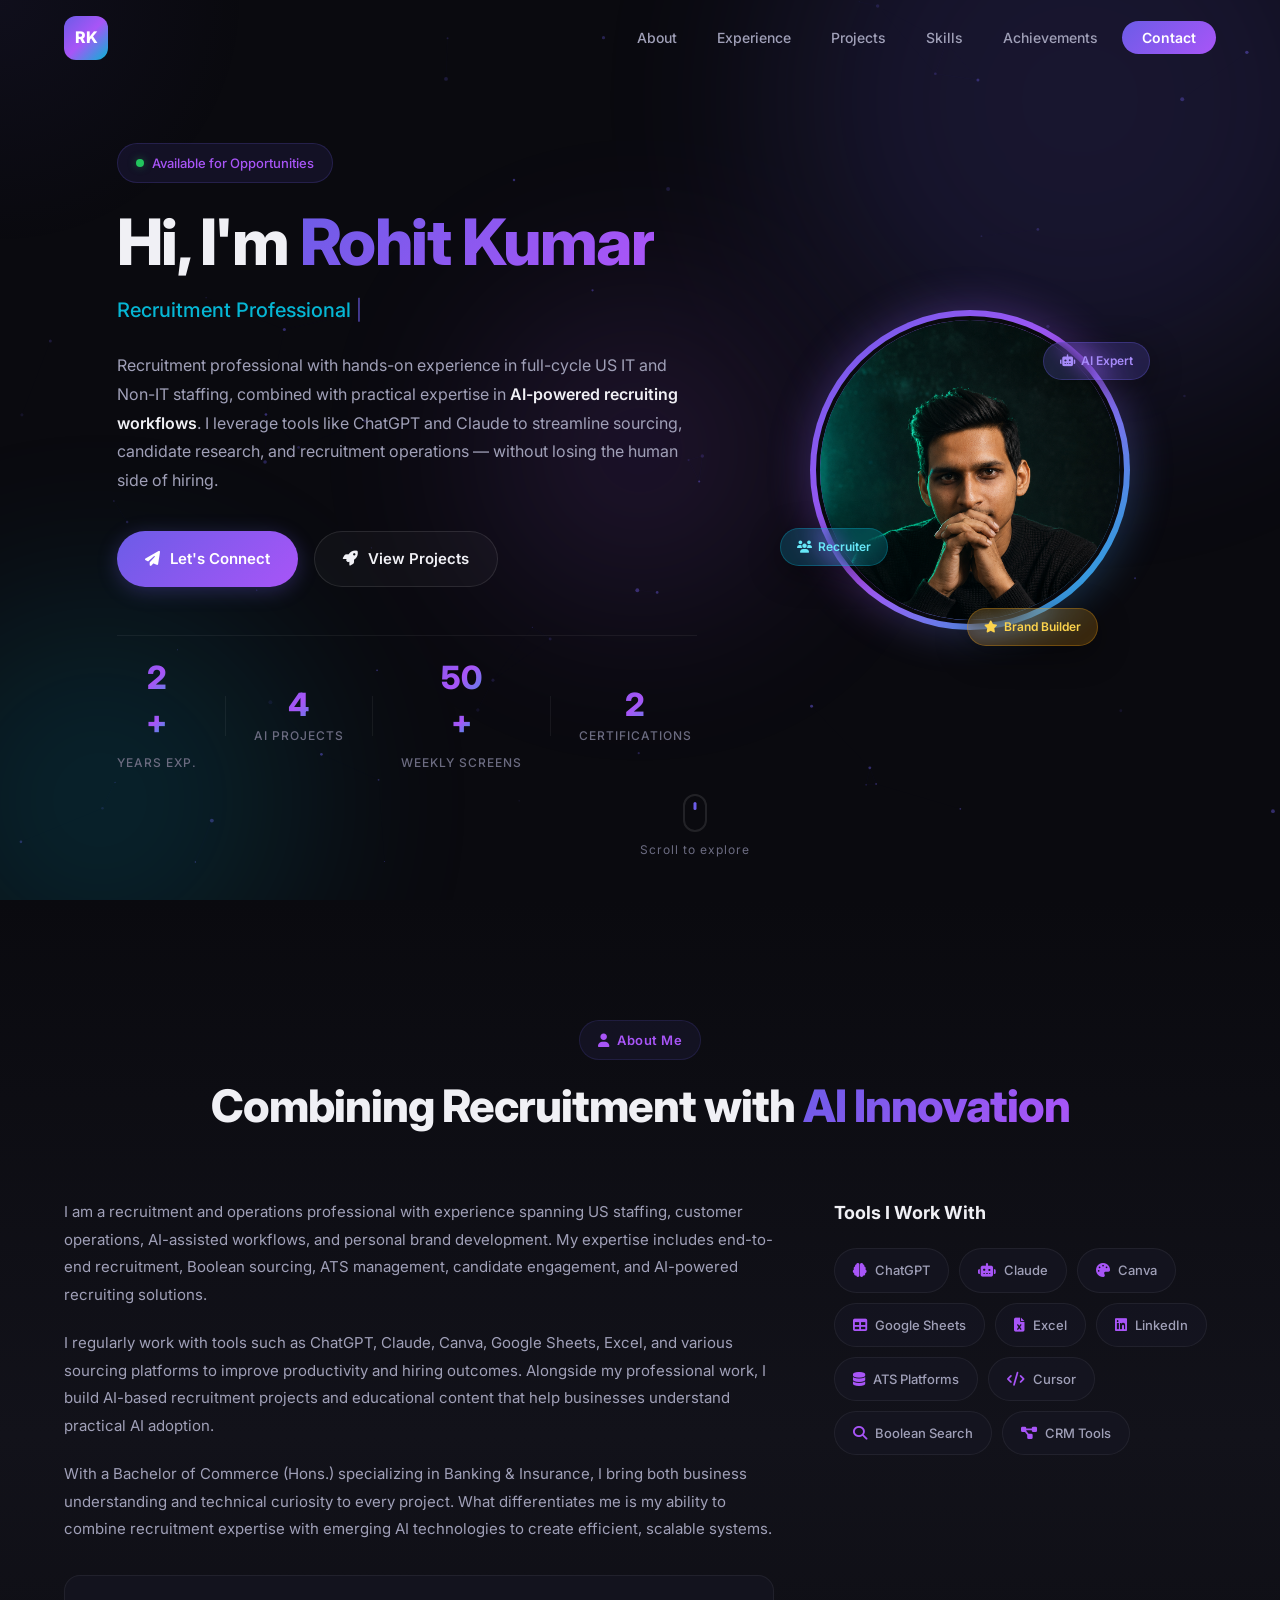
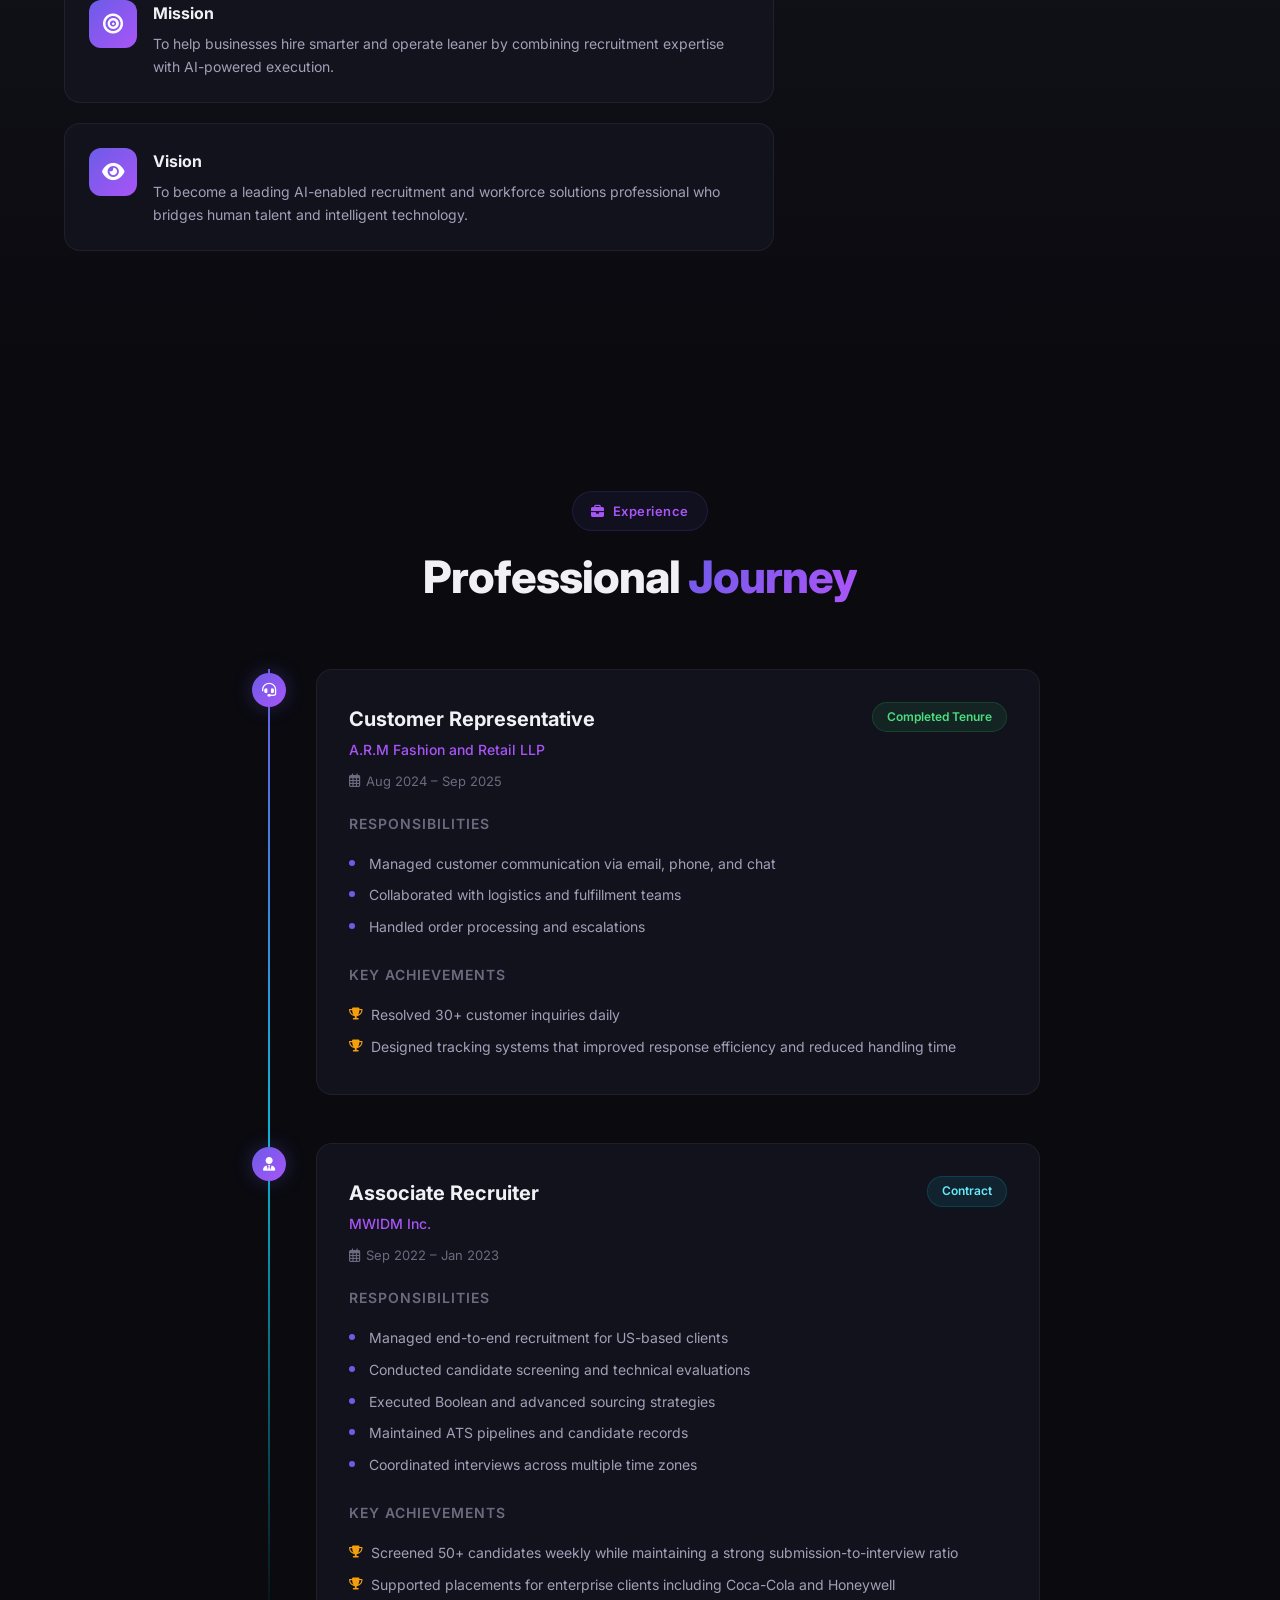
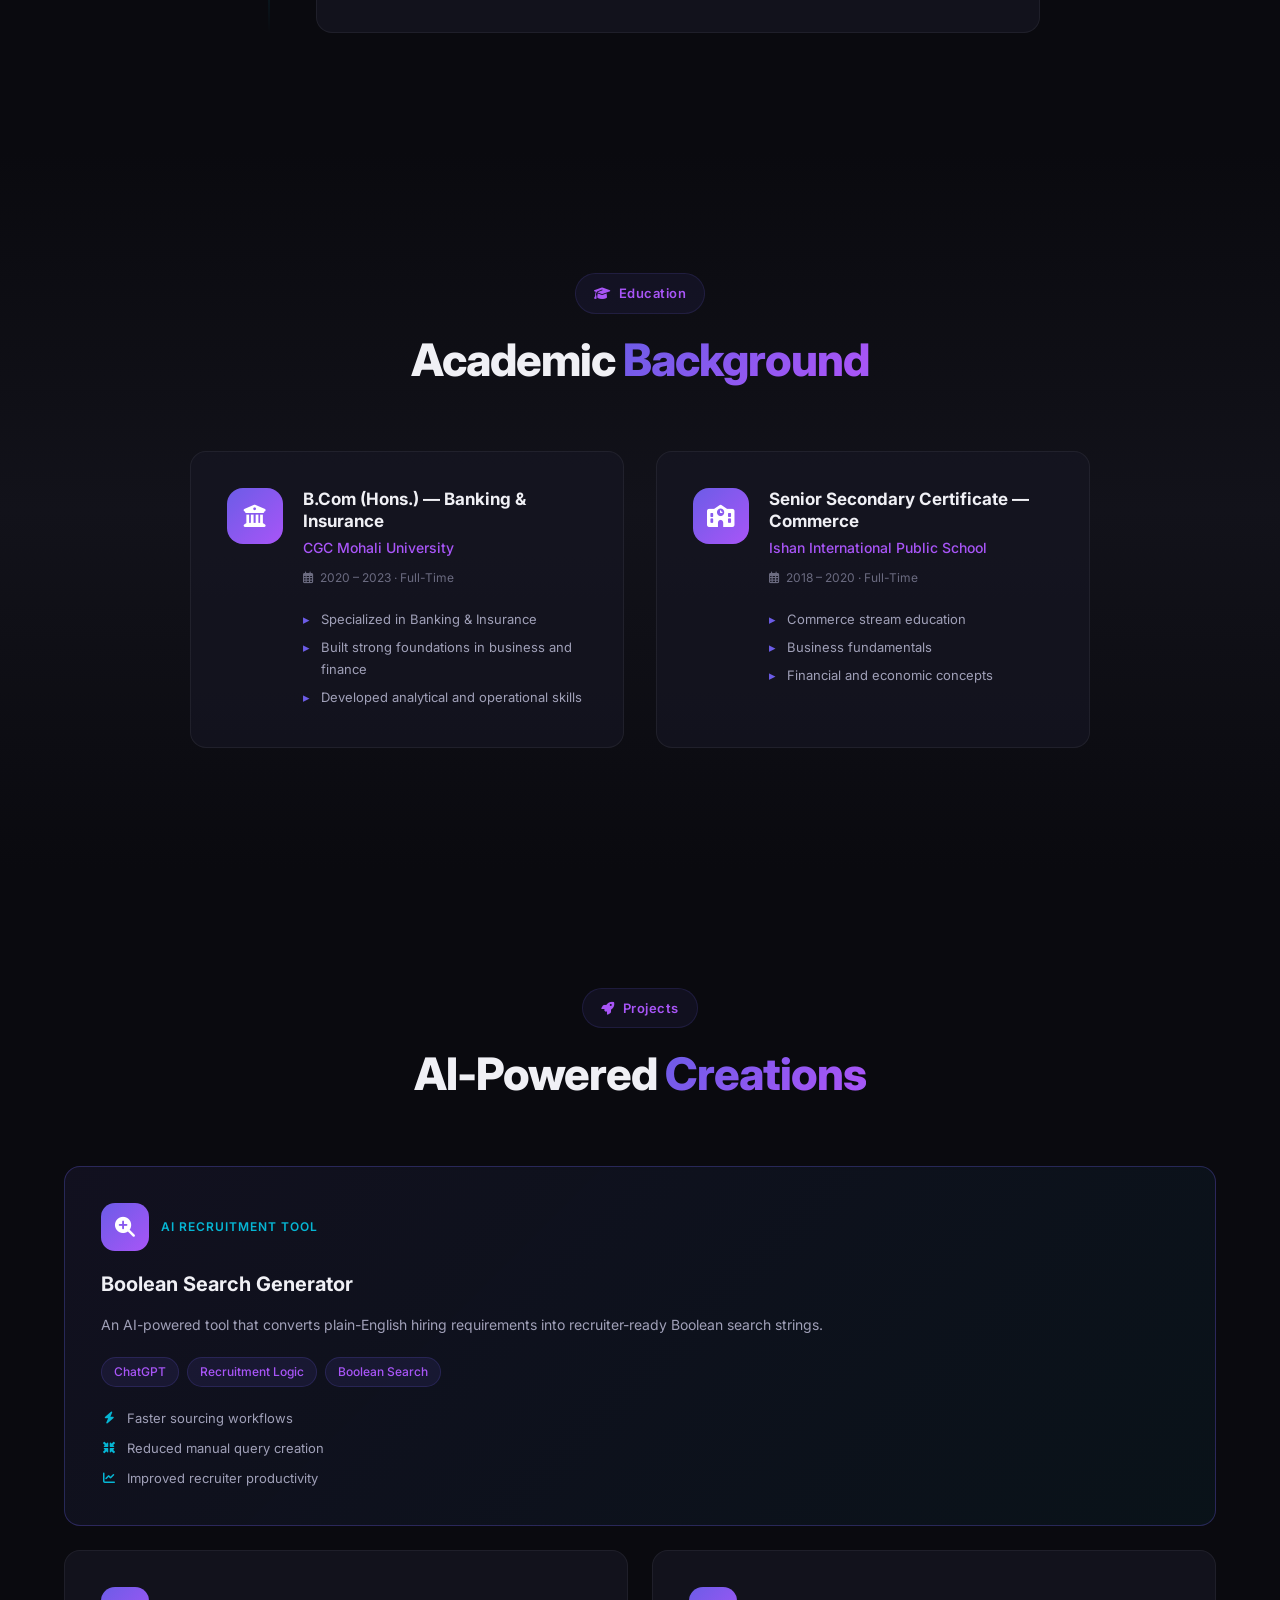
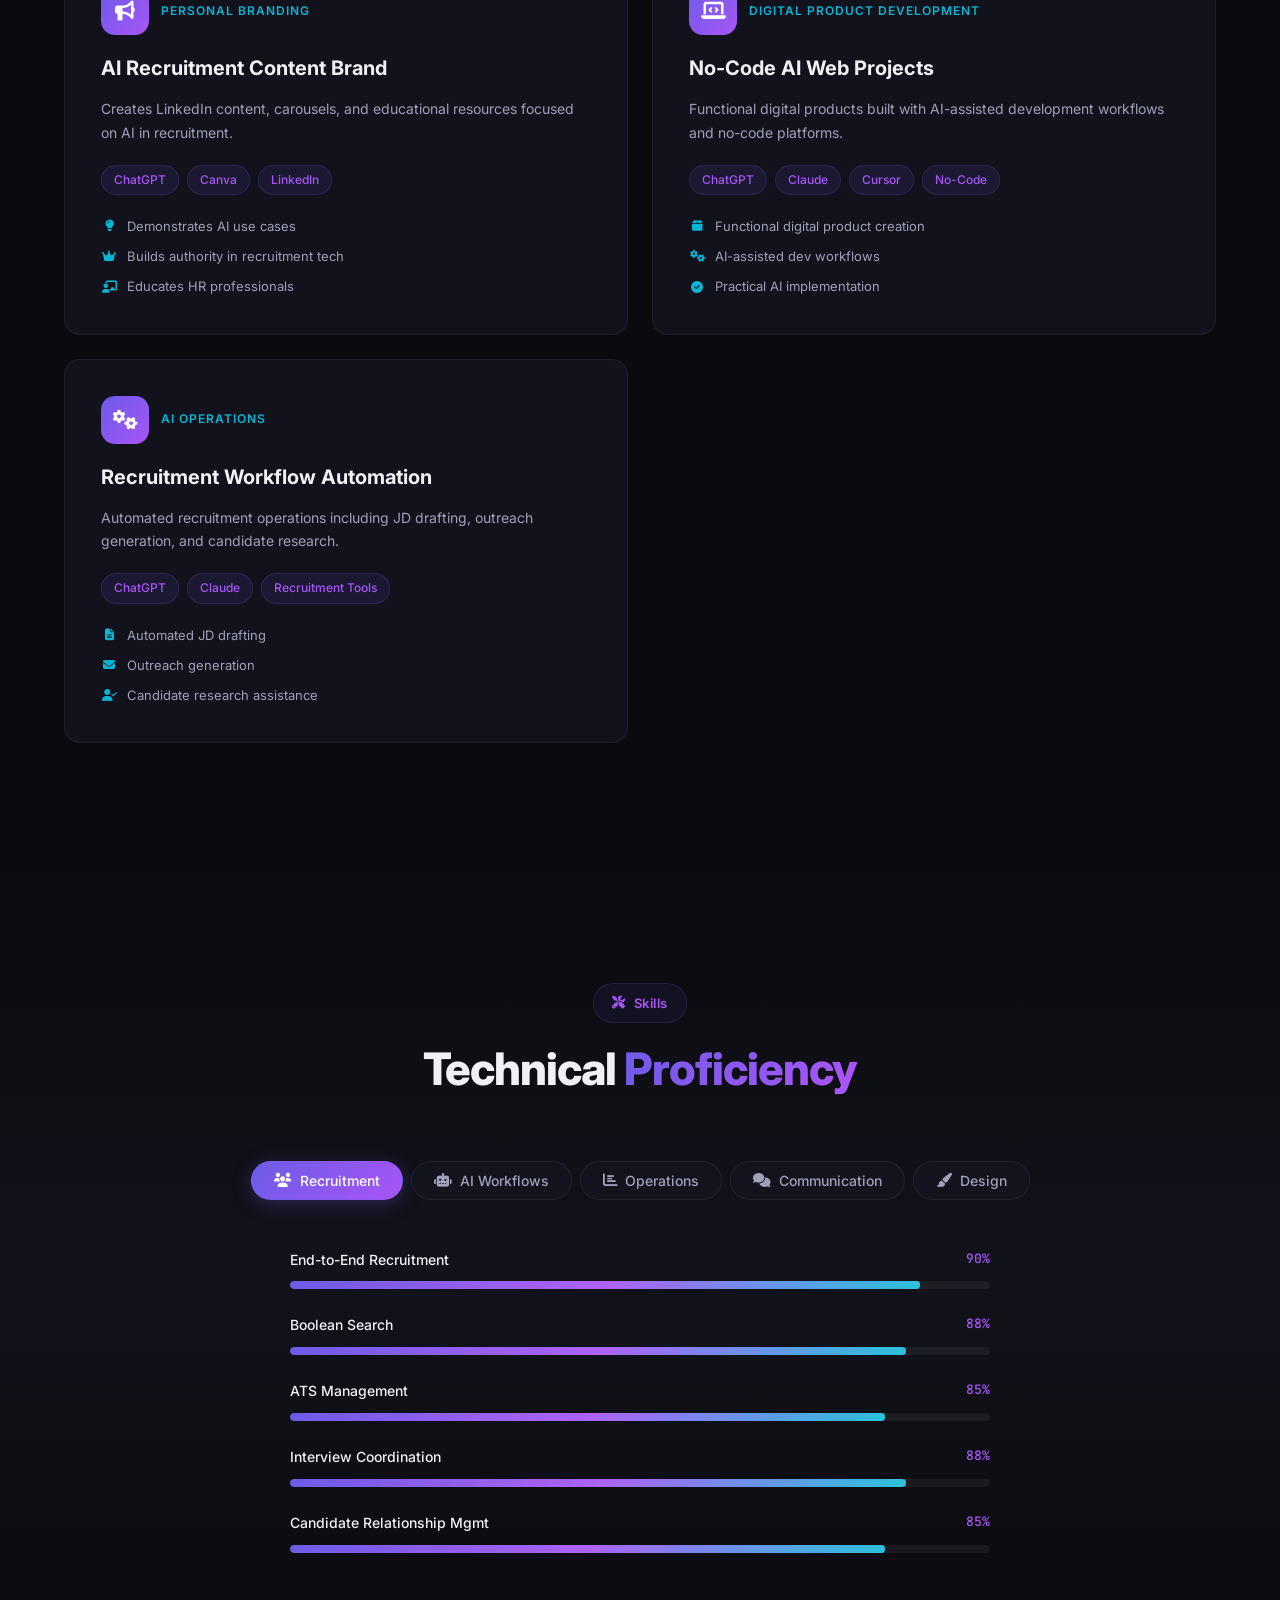
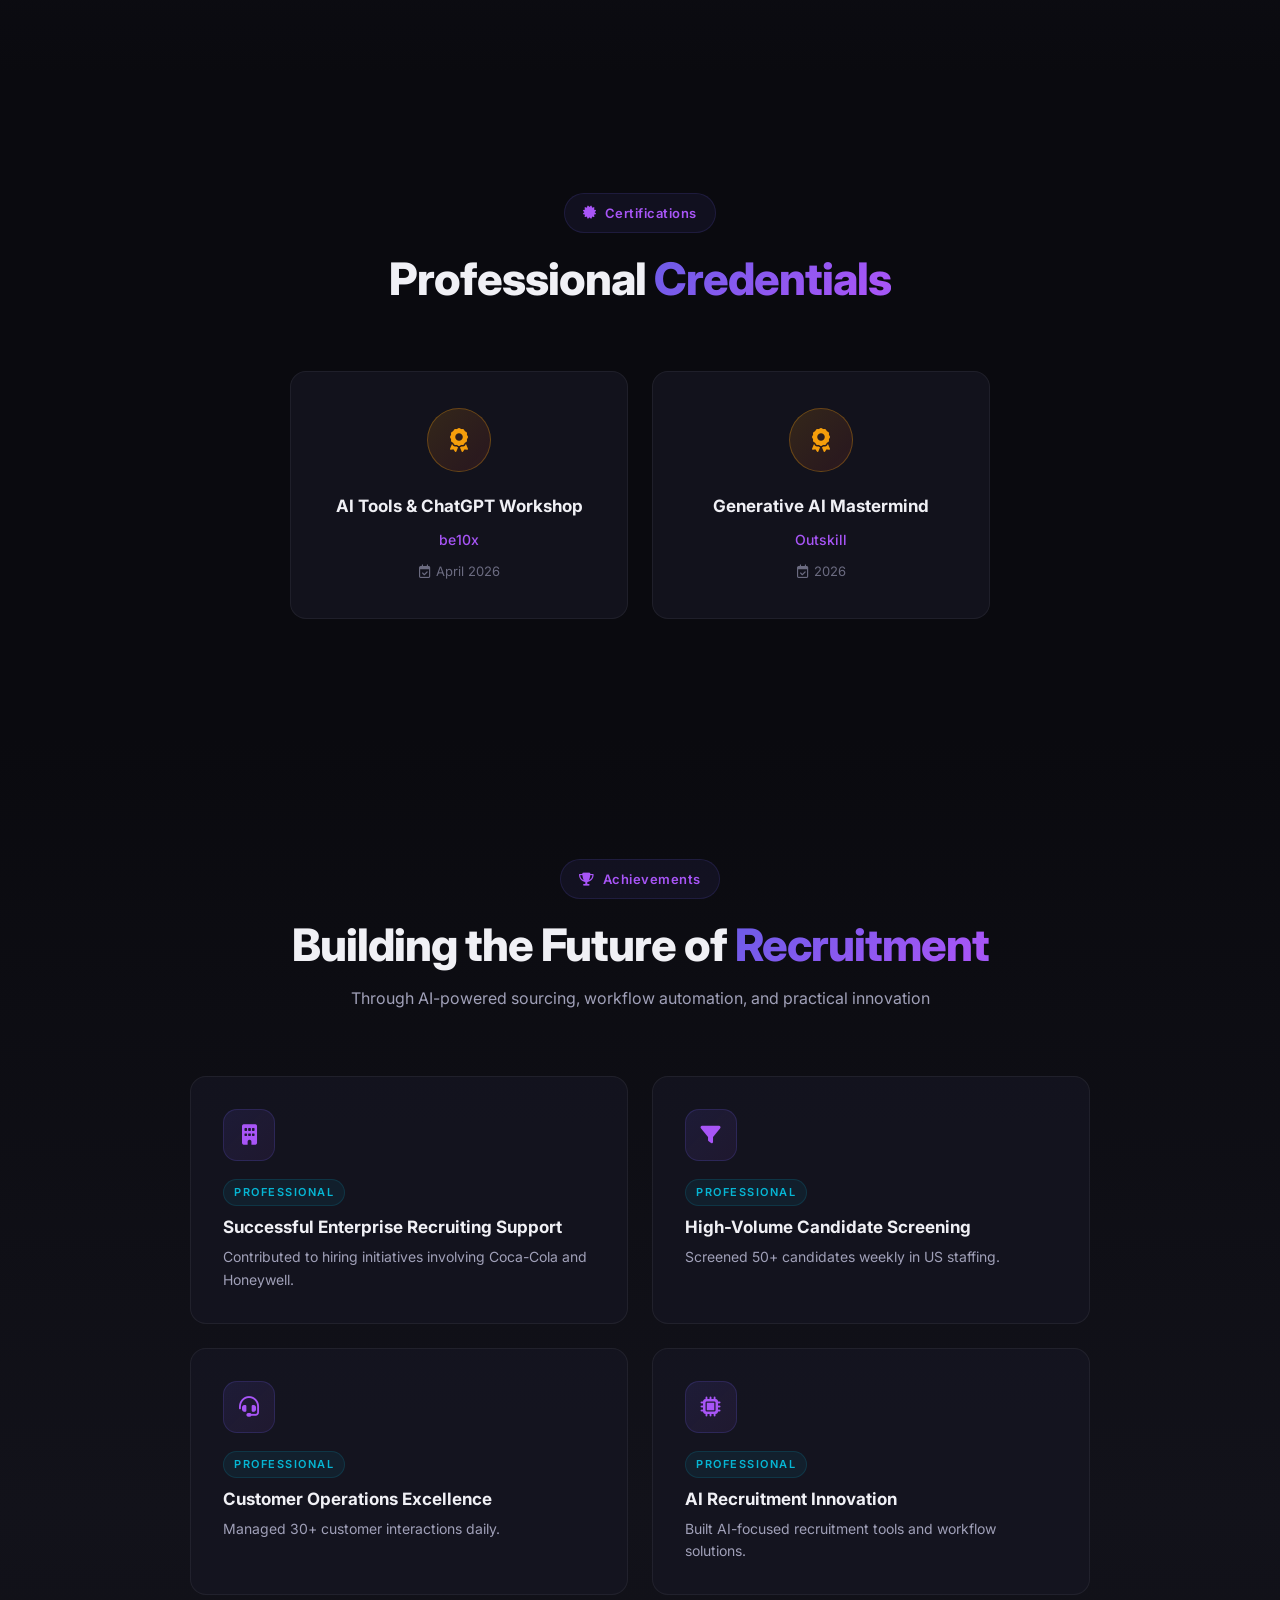
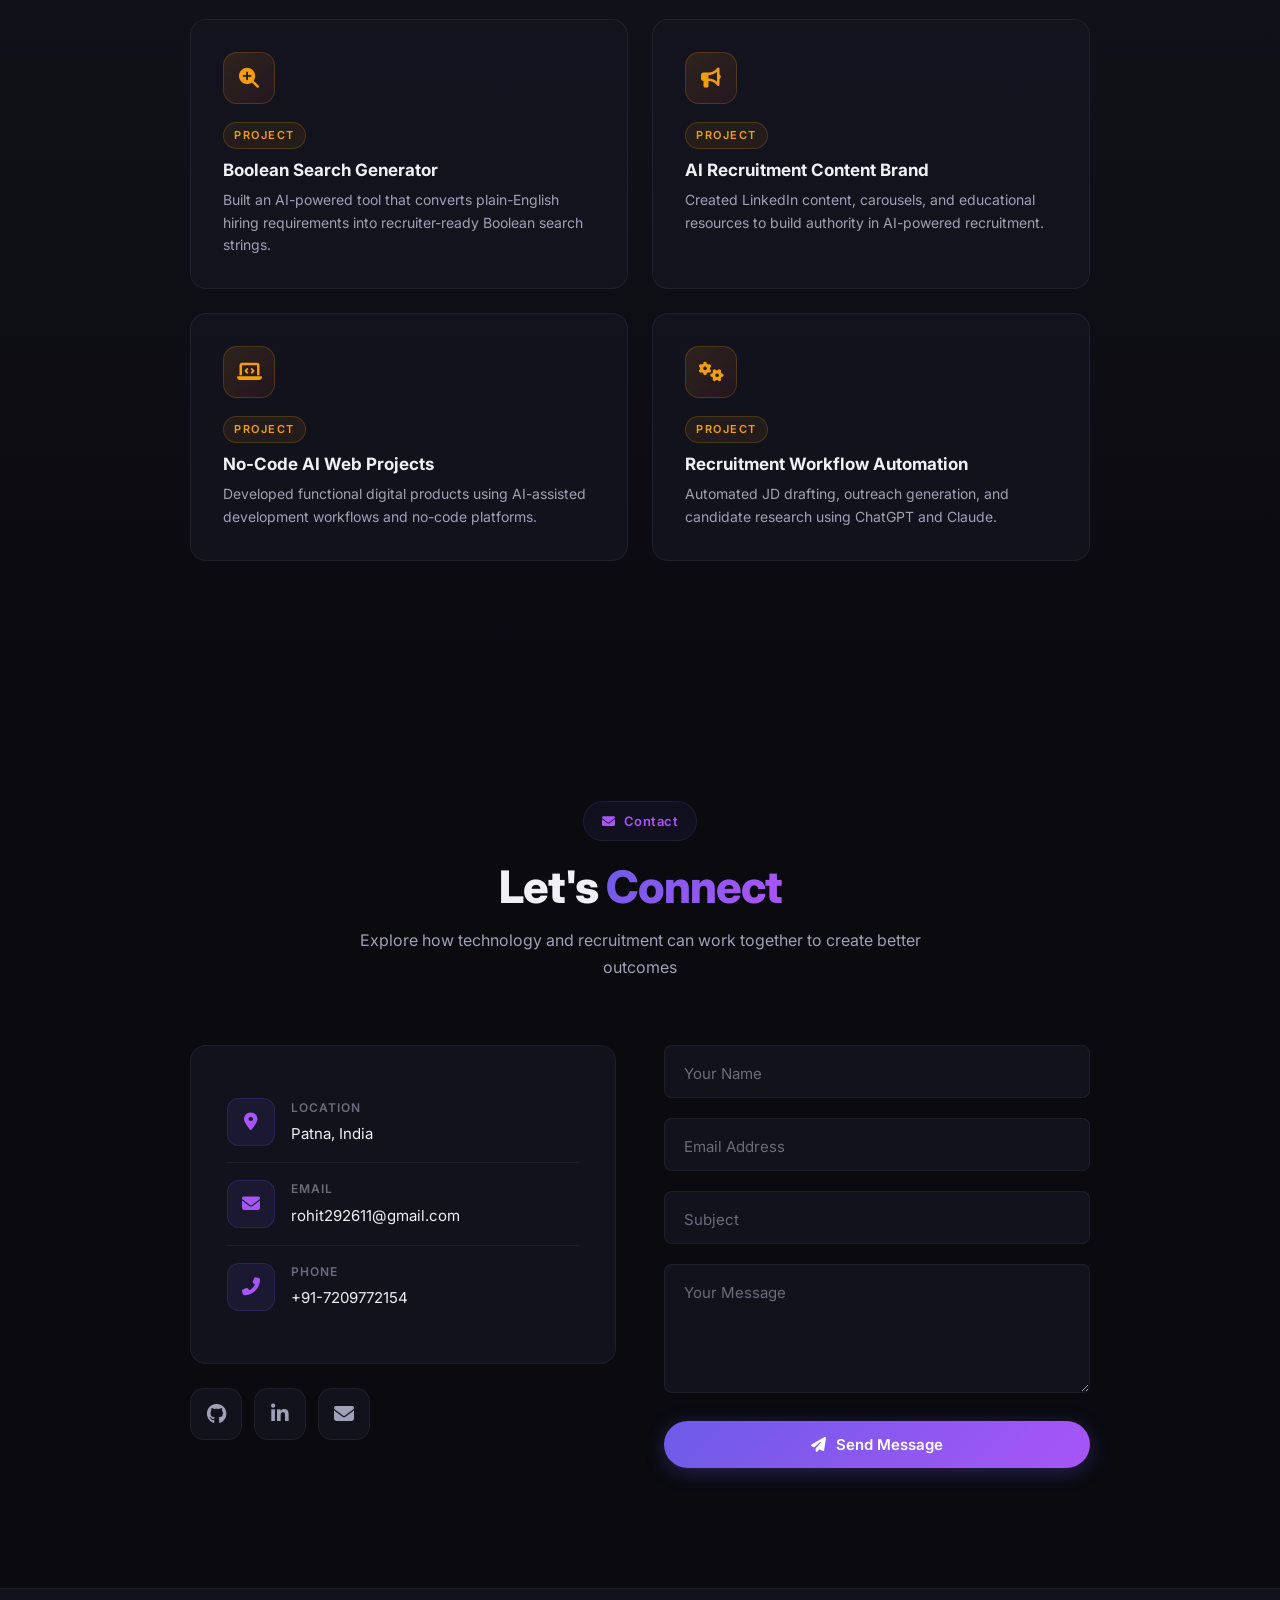
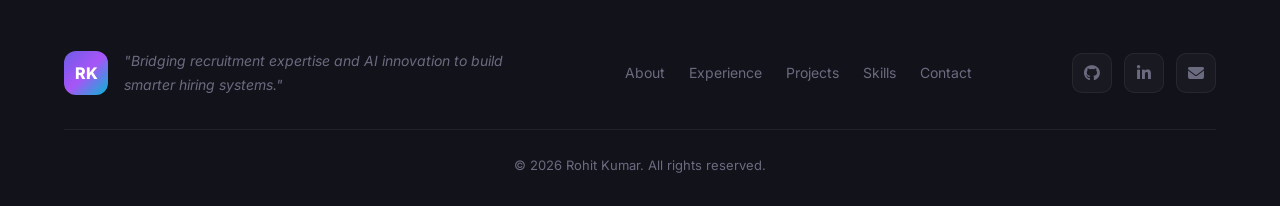
<file: index.html>
<!DOCTYPE html>
<html lang="en">
<head>
    <meta charset="UTF-8">
    <meta name="viewport" content="width=device-width, initial-scale=1.0">
    <title>Rohit Kumar — Recruitment Professional & AI Specialist</title>
    <meta name="description" content="Rohit Kumar is a recruitment professional specializing in AI-powered sourcing, workflow automation, and US IT staffing. Connect to explore smarter hiring through technology.">
    <meta name="keywords" content="Rohit Kumar, Recruitment, AI, Sourcing, Staffing, Portfolio, ChatGPT, Claude, Boolean Search">
    <meta name="author" content="Rohit Kumar">
    <meta property="og:title" content="Rohit Kumar — Recruitment Professional & AI Specialist">
    <meta property="og:description" content="Bridging recruitment expertise and AI innovation to build smarter hiring systems.">
    <meta property="og:type" content="website">
    <link rel="preconnect" href="https://fonts.googleapis.com">
    <link rel="preconnect" href="https://fonts.gstatic.com" crossorigin>
    <link href="https://fonts.googleapis.com/css2?family=Inter:wght@300;400;500;600;700;800;900&family=JetBrains+Mono:wght@400;500&display=swap" rel="stylesheet">
    <link rel="stylesheet" href="https://cdnjs.cloudflare.com/ajax/libs/font-awesome/6.5.1/css/all.min.css">
    <link rel="stylesheet" href="styles.css">
</head>
<body>
    <!-- Cursor glow effect -->
    <div class="cursor-glow" id="cursorGlow"></div>

    <!-- Particle canvas -->
    <canvas id="particleCanvas"></canvas>

    <!-- Navigation -->
    <nav class="navbar" id="navbar">
        <div class="nav-container">
            <a href="#hero" class="nav-logo">
                <span class="logo-initials">RK</span>
            </a>
            <button class="nav-toggle" id="navToggle" aria-label="Toggle navigation">
                <span></span><span></span><span></span>
            </button>
            <ul class="nav-links" id="navLinks">
                <li><a href="#about">About</a></li>
                <li><a href="#experience">Experience</a></li>
                <li><a href="#projects">Projects</a></li>
                <li><a href="#skills">Skills</a></li>
                <li><a href="#achievements">Achievements</a></li>
                <li><a href="#contact" class="nav-cta">Contact</a></li>
            </ul>
        </div>
    </nav>

    <!-- Hero Section -->
    <section class="hero" id="hero">
        <div class="hero-bg-shapes">
            <div class="shape shape-1"></div>
            <div class="shape shape-2"></div>
            <div class="shape shape-3"></div>
        </div>
        <div class="hero-container">
            <div class="hero-content">
                <div class="hero-badge animate-fade-up">
                    <span class="badge-dot"></span>
                    Available for Opportunities
                </div>
                <h1 class="hero-title animate-fade-up delay-1">
                    Hi, I'm <span class="gradient-text">Rohit Kumar</span>
                </h1>
                <div class="hero-roles animate-fade-up delay-2">
                    <span class="role-text" id="typingText"></span>
                    <span class="typing-cursor">|</span>
                </div>
                <p class="hero-description animate-fade-up delay-3">
                    Recruitment professional with hands-on experience in full-cycle US IT and Non-IT staffing, 
                    combined with practical expertise in <strong>AI-powered recruiting workflows</strong>. 
                    I leverage tools like ChatGPT and Claude to streamline sourcing, candidate research, 
                    and recruitment operations — without losing the human side of hiring.
                </p>
                <div class="hero-actions animate-fade-up delay-4">
                    <a href="#contact" class="btn btn-primary">
                        <i class="fas fa-paper-plane"></i> Let's Connect
                    </a>
                    <a href="#projects" class="btn btn-secondary">
                        <i class="fas fa-rocket"></i> View Projects
                    </a>
                </div>
                <div class="hero-stats animate-fade-up delay-5">
                    <div class="stat-item">
                        <span class="stat-number" data-target="2">0</span><span class="stat-suffix">+</span>
                        <span class="stat-label">Years Exp.</span>
                    </div>
                    <div class="stat-divider"></div>
                    <div class="stat-item">
                        <span class="stat-number" data-target="4">0</span>
                        <span class="stat-label">AI Projects</span>
                    </div>
                    <div class="stat-divider"></div>
                    <div class="stat-item">
                        <span class="stat-number" data-target="50">0</span><span class="stat-suffix">+</span>
                        <span class="stat-label">Weekly Screens</span>
                    </div>
                    <div class="stat-divider"></div>
                    <div class="stat-item">
                        <span class="stat-number" data-target="2">0</span>
                        <span class="stat-label">Certifications</span>
                    </div>
                </div>
            </div>
            <div class="hero-visual animate-fade-up delay-2">
                <div class="profile-card">
                    <div class="profile-ring">
                        <div class="profile-image-wrapper">
                            <img src=ChatGPT%20Image%20May%2017%2C%202026%2C%2011_43_13%20AM.png id="profileImg">
                        </div>
                    </div>
                    <div class="profile-floating-badges">
                        <div class="floating-badge badge-ai">
                            <i class="fas fa-robot"></i> AI Expert
                        </div>
                        <div class="floating-badge badge-recruit">
                            <i class="fas fa-users"></i> Recruiter
                        </div>
                        <div class="floating-badge badge-brand">
                            <i class="fas fa-star"></i> Brand Builder
                        </div>
                    </div>
                </div>
            </div>
        </div>
        <div class="scroll-indicator animate-fade-up delay-5">
            <div class="scroll-mouse">
                <div class="scroll-wheel"></div>
            </div>
            <span>Scroll to explore</span>
        </div>
    </section>

    <!-- About Section -->
    <section class="section about" id="about">
        <div class="container">
            <div class="section-header">
                <span class="section-tag"><i class="fas fa-user"></i> About Me</span>
                <h2 class="section-title">Combining Recruitment with <span class="gradient-text">AI Innovation</span></h2>
            </div>
            <div class="about-grid">
                <div class="about-content">
                    <p class="about-text">
                        I am a recruitment and operations professional with experience spanning US staffing, 
                        customer operations, AI-assisted workflows, and personal brand development. My expertise 
                        includes end-to-end recruitment, Boolean sourcing, ATS management, candidate engagement, 
                        and AI-powered recruiting solutions.
                    </p>
                    <p class="about-text">
                        I regularly work with tools such as ChatGPT, Claude, Canva, Google Sheets, Excel, and 
                        various sourcing platforms to improve productivity and hiring outcomes. Alongside my 
                        professional work, I build AI-based recruitment projects and educational content that help 
                        businesses understand practical AI adoption.
                    </p>
                    <p class="about-text">
                        With a Bachelor of Commerce (Hons.) specializing in Banking & Insurance, I bring both 
                        business understanding and technical curiosity to every project. What differentiates me 
                        is my ability to combine recruitment expertise with emerging AI technologies to create 
                        efficient, scalable systems.
                    </p>
                    <div class="about-highlights">
                        <div class="highlight-card">
                            <div class="highlight-icon"><i class="fas fa-bullseye"></i></div>
                            <div>
                                <h4>Mission</h4>
                                <p>To help businesses hire smarter and operate leaner by combining recruitment expertise with AI-powered execution.</p>
                            </div>
                        </div>
                        <div class="highlight-card">
                            <div class="highlight-icon"><i class="fas fa-eye"></i></div>
                            <div>
                                <h4>Vision</h4>
                                <p>To become a leading AI-enabled recruitment and workforce solutions professional who bridges human talent and intelligent technology.</p>
                            </div>
                        </div>
                    </div>
                </div>
                <div class="about-tools">
                    <h3 class="tools-title">Tools I Work With</h3>
                    <div class="tools-grid">
                        <div class="tool-chip"><i class="fas fa-brain"></i> ChatGPT</div>
                        <div class="tool-chip"><i class="fas fa-robot"></i> Claude</div>
                        <div class="tool-chip"><i class="fas fa-palette"></i> Canva</div>
                        <div class="tool-chip"><i class="fas fa-table"></i> Google Sheets</div>
                        <div class="tool-chip"><i class="fas fa-file-excel"></i> Excel</div>
                        <div class="tool-chip"><i class="fab fa-linkedin"></i> LinkedIn</div>
                        <div class="tool-chip"><i class="fas fa-database"></i> ATS Platforms</div>
                        <div class="tool-chip"><i class="fas fa-code"></i> Cursor</div>
                        <div class="tool-chip"><i class="fas fa-search"></i> Boolean Search</div>
                        <div class="tool-chip"><i class="fas fa-project-diagram"></i> CRM Tools</div>
                    </div>
                </div>
            </div>
        </div>
    </section>

    <!-- Experience Section -->
    <section class="section experience" id="experience">
        <div class="container">
            <div class="section-header">
                <span class="section-tag"><i class="fas fa-briefcase"></i> Experience</span>
                <h2 class="section-title">Professional <span class="gradient-text">Journey</span></h2>
            </div>
            <div class="timeline">
                <div class="timeline-item" data-aos="fade-right">
                    <div class="timeline-marker">
                        <i class="fas fa-headset"></i>
                    </div>
                    <div class="timeline-content">
                        <div class="timeline-header">
                            <div>
                                <h3>Customer Representative</h3>
                                <p class="company">A.R.M Fashion and Retail LLP</p>
                            </div>
                            <span class="timeline-badge">Completed Tenure</span>
                        </div>
                        <span class="timeline-date"><i class="far fa-calendar-alt"></i> Aug 2024 – Sep 2025</span>
                        <div class="timeline-body">
                            <h4>Responsibilities</h4>
                            <ul>
                                <li>Managed customer communication via email, phone, and chat</li>
                                <li>Collaborated with logistics and fulfillment teams</li>
                                <li>Handled order processing and escalations</li>
                            </ul>
                            <h4>Key Achievements</h4>
                            <ul class="achievements-list">
                                <li><i class="fas fa-trophy"></i> Resolved 30+ customer inquiries daily</li>
                                <li><i class="fas fa-trophy"></i> Designed tracking systems that improved response efficiency and reduced handling time</li>
                            </ul>
                        </div>
                    </div>
                </div>
                <div class="timeline-item" data-aos="fade-left">
                    <div class="timeline-marker">
                        <i class="fas fa-user-tie"></i>
                    </div>
                    <div class="timeline-content">
                        <div class="timeline-header">
                            <div>
                                <h3>Associate Recruiter</h3>
                                <p class="company">MWIDM Inc.</p>
                            </div>
                            <span class="timeline-badge contract">Contract</span>
                        </div>
                        <span class="timeline-date"><i class="far fa-calendar-alt"></i> Sep 2022 – Jan 2023</span>
                        <div class="timeline-body">
                            <h4>Responsibilities</h4>
                            <ul>
                                <li>Managed end-to-end recruitment for US-based clients</li>
                                <li>Conducted candidate screening and technical evaluations</li>
                                <li>Executed Boolean and advanced sourcing strategies</li>
                                <li>Maintained ATS pipelines and candidate records</li>
                                <li>Coordinated interviews across multiple time zones</li>
                            </ul>
                            <h4>Key Achievements</h4>
                            <ul class="achievements-list">
                                <li><i class="fas fa-trophy"></i> Screened 50+ candidates weekly while maintaining a strong submission-to-interview ratio</li>
                                <li><i class="fas fa-trophy"></i> Supported placements for enterprise clients including Coca-Cola and Honeywell</li>
                            </ul>
                        </div>
                    </div>
                </div>
            </div>
        </div>
    </section>

    <!-- Education Section -->
    <section class="section education" id="education">
        <div class="container">
            <div class="section-header">
                <span class="section-tag"><i class="fas fa-graduation-cap"></i> Education</span>
                <h2 class="section-title">Academic <span class="gradient-text">Background</span></h2>
            </div>
            <div class="education-grid">
                <div class="edu-card">
                    <div class="edu-icon"><i class="fas fa-university"></i></div>
                    <div class="edu-content">
                        <h3>B.Com (Hons.) — Banking & Insurance</h3>
                        <p class="edu-institution">CGC Mohali University</p>
                        <span class="edu-duration"><i class="far fa-calendar-alt"></i> 2020 – 2023 · Full-Time</span>
                        <ul class="edu-highlights">
                            <li>Specialized in Banking & Insurance</li>
                            <li>Built strong foundations in business and finance</li>
                            <li>Developed analytical and operational skills</li>
                        </ul>
                    </div>
                </div>
                <div class="edu-card">
                    <div class="edu-icon"><i class="fas fa-school"></i></div>
                    <div class="edu-content">
                        <h3>Senior Secondary Certificate — Commerce</h3>
                        <p class="edu-institution">Ishan International Public School</p>
                        <span class="edu-duration"><i class="far fa-calendar-alt"></i> 2018 – 2020 · Full-Time</span>
                        <ul class="edu-highlights">
                            <li>Commerce stream education</li>
                            <li>Business fundamentals</li>
                            <li>Financial and economic concepts</li>
                        </ul>
                    </div>
                </div>
            </div>
        </div>
    </section>

    <!-- Projects Section -->
    <section class="section projects" id="projects">
        <div class="container">
            <div class="section-header">
                <span class="section-tag"><i class="fas fa-rocket"></i> Projects</span>
                <h2 class="section-title">AI-Powered <span class="gradient-text">Creations</span></h2>
            </div>
            <div class="projects-grid">
                <div class="project-card featured">
                    <div class="project-glow"></div>
                    <div class="project-header">
                        <div class="project-icon"><i class="fas fa-search-plus"></i></div>
                        <span class="project-type">AI Recruitment Tool</span>
                    </div>
                    <h3>Boolean Search Generator</h3>
                    <p>An AI-powered tool that converts plain-English hiring requirements into recruiter-ready Boolean search strings.</p>
                    <div class="project-tech">
                        <span>ChatGPT</span>
                        <span>Recruitment Logic</span>
                        <span>Boolean Search</span>
                    </div>
                    <div class="project-outcomes">
                        <div class="outcome"><i class="fas fa-bolt"></i> Faster sourcing workflows</div>
                        <div class="outcome"><i class="fas fa-minimize"></i> Reduced manual query creation</div>
                        <div class="outcome"><i class="fas fa-chart-line"></i> Improved recruiter productivity</div>
                    </div>
                </div>
                <div class="project-card">
                    <div class="project-glow"></div>
                    <div class="project-header">
                        <div class="project-icon"><i class="fas fa-bullhorn"></i></div>
                        <span class="project-type">Personal Branding</span>
                    </div>
                    <h3>AI Recruitment Content Brand</h3>
                    <p>Creates LinkedIn content, carousels, and educational resources focused on AI in recruitment.</p>
                    <div class="project-tech">
                        <span>ChatGPT</span>
                        <span>Canva</span>
                        <span>LinkedIn</span>
                    </div>
                    <div class="project-outcomes">
                        <div class="outcome"><i class="fas fa-lightbulb"></i> Demonstrates AI use cases</div>
                        <div class="outcome"><i class="fas fa-crown"></i> Builds authority in recruitment tech</div>
                        <div class="outcome"><i class="fas fa-chalkboard-teacher"></i> Educates HR professionals</div>
                    </div>
                </div>
                <div class="project-card">
                    <div class="project-glow"></div>
                    <div class="project-header">
                        <div class="project-icon"><i class="fas fa-laptop-code"></i></div>
                        <span class="project-type">Digital Product Development</span>
                    </div>
                    <h3>No-Code AI Web Projects</h3>
                    <p>Functional digital products built with AI-assisted development workflows and no-code platforms.</p>
                    <div class="project-tech">
                        <span>ChatGPT</span>
                        <span>Claude</span>
                        <span>Cursor</span>
                        <span>No-Code</span>
                    </div>
                    <div class="project-outcomes">
                        <div class="outcome"><i class="fas fa-box"></i> Functional digital product creation</div>
                        <div class="outcome"><i class="fas fa-cogs"></i> AI-assisted dev workflows</div>
                        <div class="outcome"><i class="fas fa-check-circle"></i> Practical AI implementation</div>
                    </div>
                </div>
                <div class="project-card">
                    <div class="project-glow"></div>
                    <div class="project-header">
                        <div class="project-icon"><i class="fas fa-gears"></i></div>
                        <span class="project-type">AI Operations</span>
                    </div>
                    <h3>Recruitment Workflow Automation</h3>
                    <p>Automated recruitment operations including JD drafting, outreach generation, and candidate research.</p>
                    <div class="project-tech">
                        <span>ChatGPT</span>
                        <span>Claude</span>
                        <span>Recruitment Tools</span>
                    </div>
                    <div class="project-outcomes">
                        <div class="outcome"><i class="fas fa-file-alt"></i> Automated JD drafting</div>
                        <div class="outcome"><i class="fas fa-envelope"></i> Outreach generation</div>
                        <div class="outcome"><i class="fas fa-user-check"></i> Candidate research assistance</div>
                    </div>
                </div>
            </div>
        </div>
    </section>

    <!-- Skills Section -->
    <section class="section skills" id="skills">
        <div class="container">
            <div class="section-header">
                <span class="section-tag"><i class="fas fa-tools"></i> Skills</span>
                <h2 class="section-title">Technical <span class="gradient-text">Proficiency</span></h2>
            </div>
            <div class="skills-categories">
                <!-- Category tabs -->
                <div class="skills-tabs">
                    <button class="skill-tab active" data-category="recruitment">
                        <i class="fas fa-users"></i> Recruitment
                    </button>
                    <button class="skill-tab" data-category="ai">
                        <i class="fas fa-robot"></i> AI Workflows
                    </button>
                    <button class="skill-tab" data-category="operations">
                        <i class="fas fa-chart-bar"></i> Operations
                    </button>
                    <button class="skill-tab" data-category="communication">
                        <i class="fas fa-comments"></i> Communication
                    </button>
                    <button class="skill-tab" data-category="design">
                        <i class="fas fa-paint-brush"></i> Design
                    </button>
                </div>
                <!-- Skills content -->
                <div class="skills-content">
                    <div class="skill-category active" id="recruitment">
                        <div class="skill-bar-group">
                            <div class="skill-bar-item">
                                <div class="skill-info"><span>End-to-End Recruitment</span><span class="skill-percent">90%</span></div>
                                <div class="skill-bar"><div class="skill-fill" data-width="90"></div></div>
                            </div>
                            <div class="skill-bar-item">
                                <div class="skill-info"><span>Boolean Search</span><span class="skill-percent">88%</span></div>
                                <div class="skill-bar"><div class="skill-fill" data-width="88"></div></div>
                            </div>
                            <div class="skill-bar-item">
                                <div class="skill-info"><span>ATS Management</span><span class="skill-percent">85%</span></div>
                                <div class="skill-bar"><div class="skill-fill" data-width="85"></div></div>
                            </div>
                            <div class="skill-bar-item">
                                <div class="skill-info"><span>Interview Coordination</span><span class="skill-percent">88%</span></div>
                                <div class="skill-bar"><div class="skill-fill" data-width="88"></div></div>
                            </div>
                            <div class="skill-bar-item">
                                <div class="skill-info"><span>Candidate Relationship Mgmt</span><span class="skill-percent">85%</span></div>
                                <div class="skill-bar"><div class="skill-fill" data-width="85"></div></div>
                            </div>
                        </div>
                    </div>
                    <div class="skill-category" id="ai">
                        <div class="skill-bar-group">
                            <div class="skill-bar-item">
                                <div class="skill-info"><span>ChatGPT</span><span class="skill-percent">92%</span></div>
                                <div class="skill-bar"><div class="skill-fill" data-width="92"></div></div>
                            </div>
                            <div class="skill-bar-item">
                                <div class="skill-info"><span>Claude</span><span class="skill-percent">88%</span></div>
                                <div class="skill-bar"><div class="skill-fill" data-width="88"></div></div>
                            </div>
                            <div class="skill-bar-item">
                                <div class="skill-info"><span>AI Research</span><span class="skill-percent">90%</span></div>
                                <div class="skill-bar"><div class="skill-fill" data-width="90"></div></div>
                            </div>
                            <div class="skill-bar-item">
                                <div class="skill-info"><span>AI Content Creation</span><span class="skill-percent">88%</span></div>
                                <div class="skill-bar"><div class="skill-fill" data-width="88"></div></div>
                            </div>
                            <div class="skill-bar-item">
                                <div class="skill-info"><span>AI Workflow Design</span><span class="skill-percent">85%</span></div>
                                <div class="skill-bar"><div class="skill-fill" data-width="85"></div></div>
                            </div>
                        </div>
                    </div>
                    <div class="skill-category" id="operations">
                        <div class="skill-bar-group">
                            <div class="skill-bar-item">
                                <div class="skill-info"><span>Excel</span><span class="skill-percent">85%</span></div>
                                <div class="skill-bar"><div class="skill-fill" data-width="85"></div></div>
                            </div>
                            <div class="skill-bar-item">
                                <div class="skill-info"><span>Google Sheets</span><span class="skill-percent">88%</span></div>
                                <div class="skill-bar"><div class="skill-fill" data-width="88"></div></div>
                            </div>
                            <div class="skill-bar-item">
                                <div class="skill-info"><span>CRM Tools</span><span class="skill-percent">80%</span></div>
                                <div class="skill-bar"><div class="skill-fill" data-width="80"></div></div>
                            </div>
                            <div class="skill-bar-item">
                                <div class="skill-info"><span>Process Documentation</span><span class="skill-percent">85%</span></div>
                                <div class="skill-bar"><div class="skill-fill" data-width="85"></div></div>
                            </div>
                            <div class="skill-bar-item">
                                <div class="skill-info"><span>Reporting & Tracking</span><span class="skill-percent">82%</span></div>
                                <div class="skill-bar"><div class="skill-fill" data-width="82"></div></div>
                            </div>
                        </div>
                    </div>
                    <div class="skill-category" id="communication">
                        <div class="skill-bar-group">
                            <div class="skill-bar-item">
                                <div class="skill-info"><span>Client Communication</span><span class="skill-percent">90%</span></div>
                                <div class="skill-bar"><div class="skill-fill" data-width="90"></div></div>
                            </div>
                            <div class="skill-bar-item">
                                <div class="skill-info"><span>Customer Support</span><span class="skill-percent">88%</span></div>
                                <div class="skill-bar"><div class="skill-fill" data-width="88"></div></div>
                            </div>
                            <div class="skill-bar-item">
                                <div class="skill-info"><span>Stakeholder Coordination</span><span class="skill-percent">85%</span></div>
                                <div class="skill-bar"><div class="skill-fill" data-width="85"></div></div>
                            </div>
                            <div class="skill-bar-item">
                                <div class="skill-info"><span>Professional Writing</span><span class="skill-percent">88%</span></div>
                                <div class="skill-bar"><div class="skill-fill" data-width="88"></div></div>
                            </div>
                        </div>
                    </div>
                    <div class="skill-category" id="design">
                        <div class="skill-bar-group">
                            <div class="skill-bar-item">
                                <div class="skill-info"><span>Canva</span><span class="skill-percent">85%</span></div>
                                <div class="skill-bar"><div class="skill-fill" data-width="85"></div></div>
                            </div>
                            <div class="skill-bar-item">
                                <div class="skill-info"><span>Personal Branding</span><span class="skill-percent">85%</span></div>
                                <div class="skill-bar"><div class="skill-fill" data-width="85"></div></div>
                            </div>
                            <div class="skill-bar-item">
                                <div class="skill-info"><span>Content Strategy</span><span class="skill-percent">80%</span></div>
                                <div class="skill-bar"><div class="skill-fill" data-width="80"></div></div>
                            </div>
                        </div>
                    </div>
                </div>
            </div>
        </div>
    </section>

    <!-- Certifications Section -->
    <section class="section certifications" id="certifications">
        <div class="container">
            <div class="section-header">
                <span class="section-tag"><i class="fas fa-certificate"></i> Certifications</span>
                <h2 class="section-title">Professional <span class="gradient-text">Credentials</span></h2>
            </div>
            <div class="cert-grid">
                <div class="cert-card">
                    <div class="cert-badge"><i class="fas fa-award"></i></div>
                    <h3>AI Tools & ChatGPT Workshop</h3>
                    <p class="cert-issuer">be10x</p>
                    <span class="cert-date"><i class="far fa-calendar-check"></i> April 2026</span>
                </div>
                <div class="cert-card">
                    <div class="cert-badge"><i class="fas fa-award"></i></div>
                    <h3>Generative AI Mastermind</h3>
                    <p class="cert-issuer">Outskill</p>
                    <span class="cert-date"><i class="far fa-calendar-check"></i> 2026</span>
                </div>
            </div>
        </div>
    </section>

    <!-- Achievements Section -->
    <section class="section achievements" id="achievements">
        <div class="container">
            <div class="section-header">
                <span class="section-tag"><i class="fas fa-trophy"></i> Achievements</span>
                <h2 class="section-title">Building the Future of <span class="gradient-text">Recruitment</span></h2>
                <p class="section-subtitle">Through AI-powered sourcing, workflow automation, and practical innovation</p>
            </div>
            <div class="achievements-grid">
                <div class="achievement-card">
                    <div class="achievement-icon"><i class="fas fa-building"></i></div>
                    <span class="achievement-tag">Professional</span>
                    <h3>Successful Enterprise Recruiting Support</h3>
                    <p>Contributed to hiring initiatives involving Coca-Cola and Honeywell.</p>
                </div>
                <div class="achievement-card">
                    <div class="achievement-icon"><i class="fas fa-filter"></i></div>
                    <span class="achievement-tag">Professional</span>
                    <h3>High-Volume Candidate Screening</h3>
                    <p>Screened 50+ candidates weekly in US staffing.</p>
                </div>
                <div class="achievement-card">
                    <div class="achievement-icon"><i class="fas fa-headset"></i></div>
                    <span class="achievement-tag">Professional</span>
                    <h3>Customer Operations Excellence</h3>
                    <p>Managed 30+ customer interactions daily.</p>
                </div>
                <div class="achievement-card">
                    <div class="achievement-icon"><i class="fas fa-microchip"></i></div>
                    <span class="achievement-tag">Professional</span>
                    <h3>AI Recruitment Innovation</h3>
                    <p>Built AI-focused recruitment tools and workflow solutions.</p>
                </div>
                <div class="achievement-card">
                    <div class="achievement-icon"><i class="fas fa-search-plus"></i></div>
                    <span class="achievement-tag">Project</span>
                    <h3>Boolean Search Generator</h3>
                    <p>Built an AI-powered tool that converts plain-English hiring requirements into recruiter-ready Boolean search strings.</p>
                </div>
                <div class="achievement-card">
                    <div class="achievement-icon"><i class="fas fa-bullhorn"></i></div>
                    <span class="achievement-tag">Project</span>
                    <h3>AI Recruitment Content Brand</h3>
                    <p>Created LinkedIn content, carousels, and educational resources to build authority in AI-powered recruitment.</p>
                </div>
                <div class="achievement-card">
                    <div class="achievement-icon"><i class="fas fa-laptop-code"></i></div>
                    <span class="achievement-tag">Project</span>
                    <h3>No-Code AI Web Projects</h3>
                    <p>Developed functional digital products using AI-assisted development workflows and no-code platforms.</p>
                </div>
                <div class="achievement-card">
                    <div class="achievement-icon"><i class="fas fa-gears"></i></div>
                    <span class="achievement-tag">Project</span>
                    <h3>Recruitment Workflow Automation</h3>
                    <p>Automated JD drafting, outreach generation, and candidate research using ChatGPT and Claude.</p>
                </div>
            </div>
        </div>
    </section>

    <!-- Contact Section -->
    <section class="section contact" id="contact">
        <div class="container">
            <div class="section-header">
                <span class="section-tag"><i class="fas fa-envelope"></i> Contact</span>
                <h2 class="section-title">Let's <span class="gradient-text">Connect</span></h2>
                <p class="section-subtitle">Explore how technology and recruitment can work together to create better outcomes</p>
            </div>
            <div class="contact-grid">
                <div class="contact-info">
                    <div class="contact-card">
                        <div class="contact-item">
                            <div class="contact-icon"><i class="fas fa-map-marker-alt"></i></div>
                            <div>
                                <h4>Location</h4>
                                <p>Patna, India</p>
                            </div>
                        </div>
                        <div class="contact-item">
                            <div class="contact-icon"><i class="fas fa-envelope"></i></div>
                            <div>
                                <h4>Email</h4>
                                <a href="mailto:rohit292611@gmail.com">rohit292611@gmail.com</a>
                            </div>
                        </div>
                        <div class="contact-item">
                            <div class="contact-icon"><i class="fas fa-phone-alt"></i></div>
                            <div>
                                <h4>Phone</h4>
                                <a href="tel:+917209772154">+91-7209772154</a>
                            </div>
                        </div>
                    </div>
                    <div class="social-links">
                        <a href="https://github.com/rohit292611-code" target="_blank" rel="noopener noreferrer" class="social-link" aria-label="GitHub">
                            <i class="fab fa-github"></i>
                        </a>
                        <a href="https://www.linkedin.com/in/rohit-kumar-701887412" target="_blank" rel="noopener noreferrer" class="social-link" aria-label="LinkedIn">
                            <i class="fab fa-linkedin-in"></i>
                        </a>
                        <a href="mailto:rohit292611@gmail.com" class="social-link" aria-label="Email">
                            <i class="fas fa-envelope"></i>
                        </a>
                    </div>
                </div>
                <div class="contact-form-wrapper">
                    <form class="contact-form" id="contactForm">
                        <div class="form-group">
                            <input type="text" id="formName" name="name" placeholder=" " required>
                            <label for="formName">Your Name</label>
                        </div>
                        <div class="form-group">
                            <input type="email" id="formEmail" name="email" placeholder=" " required>
                            <label for="formEmail">Email Address</label>
                        </div>
                        <div class="form-group">
                            <input type="text" id="formSubject" name="subject" placeholder=" ">
                            <label for="formSubject">Subject</label>
                        </div>
                        <div class="form-group">
                            <textarea id="formMessage" name="message" rows="5" placeholder=" " required></textarea>
                            <label for="formMessage">Your Message</label>
                        </div>
                        <button type="submit" class="btn btn-primary btn-full">
                            <i class="fas fa-paper-plane"></i> Send Message
                        </button>
                    </form>
                </div>
            </div>
        </div>
    </section>

    <!-- Footer -->
    <footer class="footer">
        <div class="container">
            <div class="footer-content">
                <div class="footer-brand">
                    <span class="logo-initials">RK</span>
                    <p class="footer-tagline">"Bridging recruitment expertise and AI innovation to build smarter hiring systems."</p>
                </div>
                <div class="footer-links">
                    <a href="#about">About</a>
                    <a href="#experience">Experience</a>
                    <a href="#projects">Projects</a>
                    <a href="#skills">Skills</a>
                    <a href="#contact">Contact</a>
                </div>
                <div class="footer-social">
                    <a href="https://github.com/rohit292611-code" target="_blank" rel="noopener noreferrer" aria-label="GitHub"><i class="fab fa-github"></i></a>
                    <a href="https://www.linkedin.com/in/rohit-kumar-701887412" target="_blank" rel="noopener noreferrer" aria-label="LinkedIn"><i class="fab fa-linkedin-in"></i></a>
                    <a href="mailto:rohit292611@gmail.com" aria-label="Email"><i class="fas fa-envelope"></i></a>
                </div>
            </div>
            <div class="footer-bottom">
                <p>&copy; 2026 Rohit Kumar. All rights reserved.</p>
            </div>
        </div>
    </footer>

    <script src="script.js"></script>
</body>
</html>
</file>
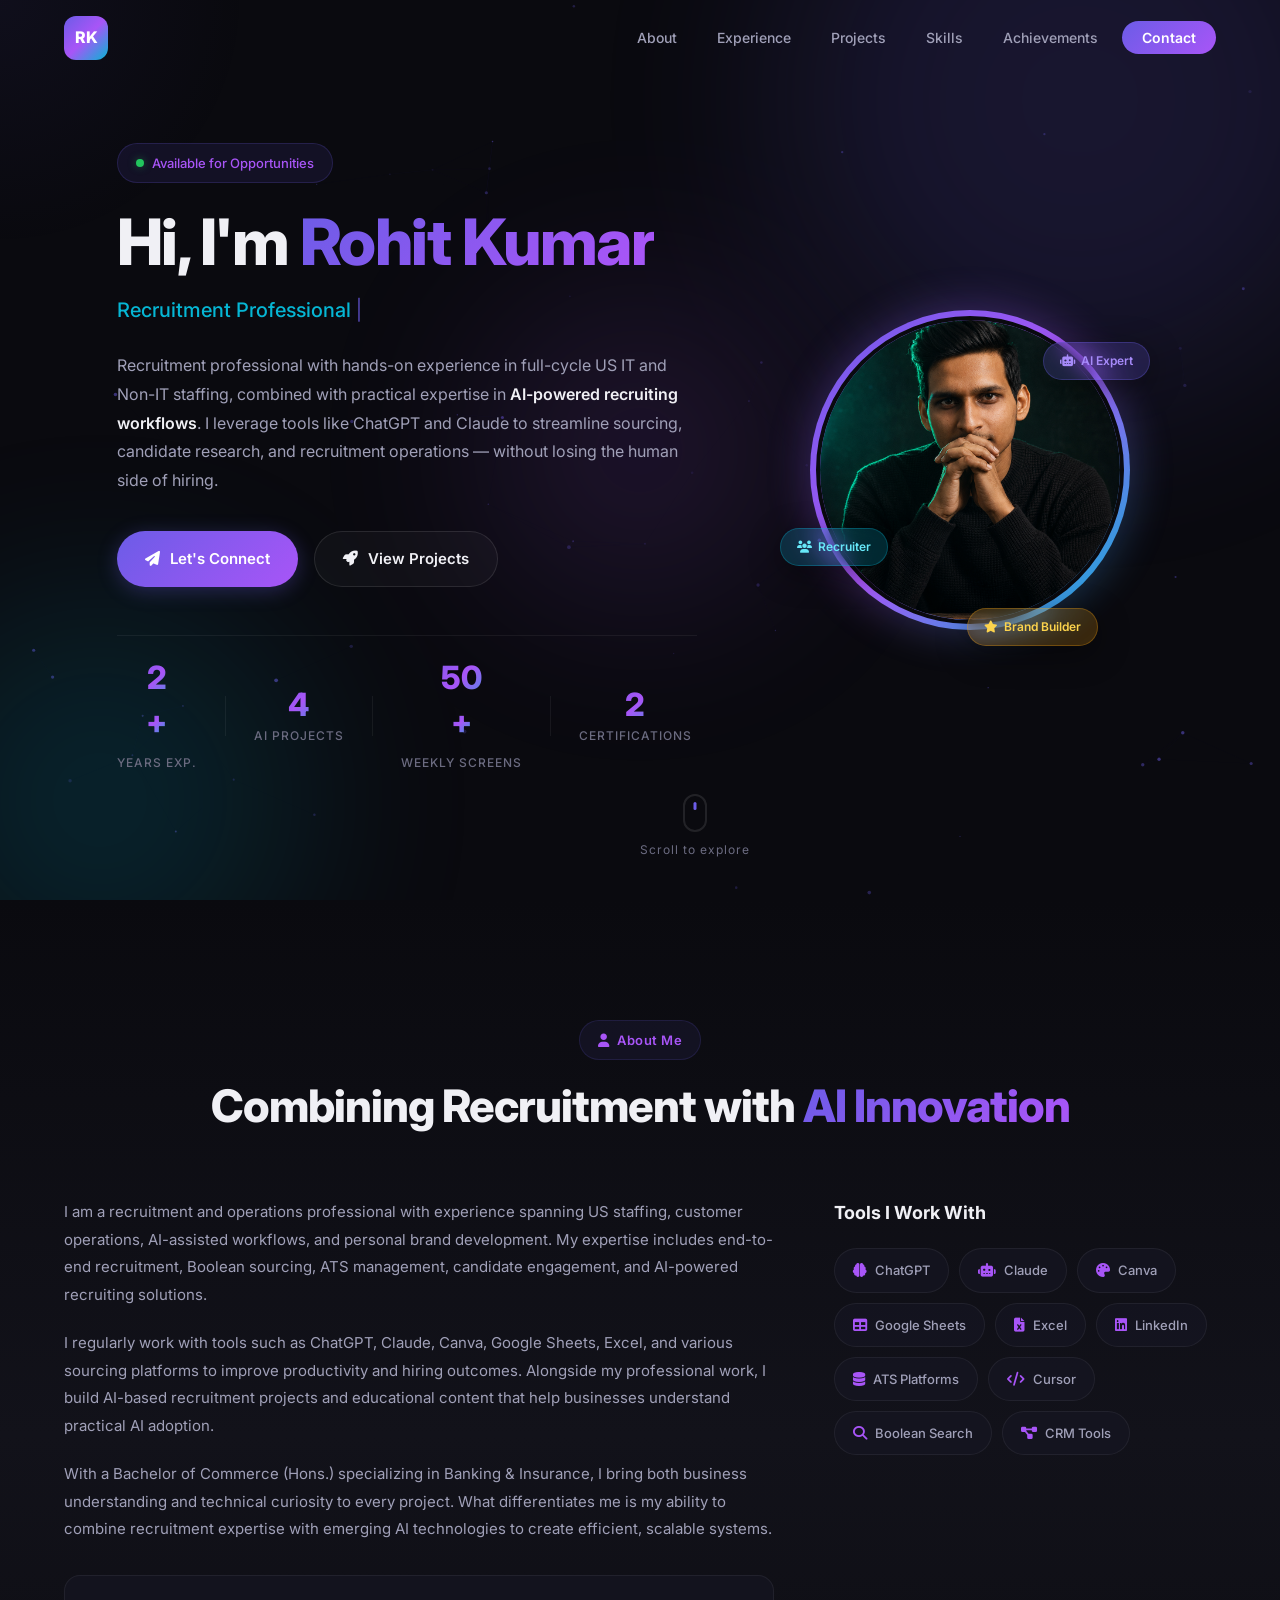
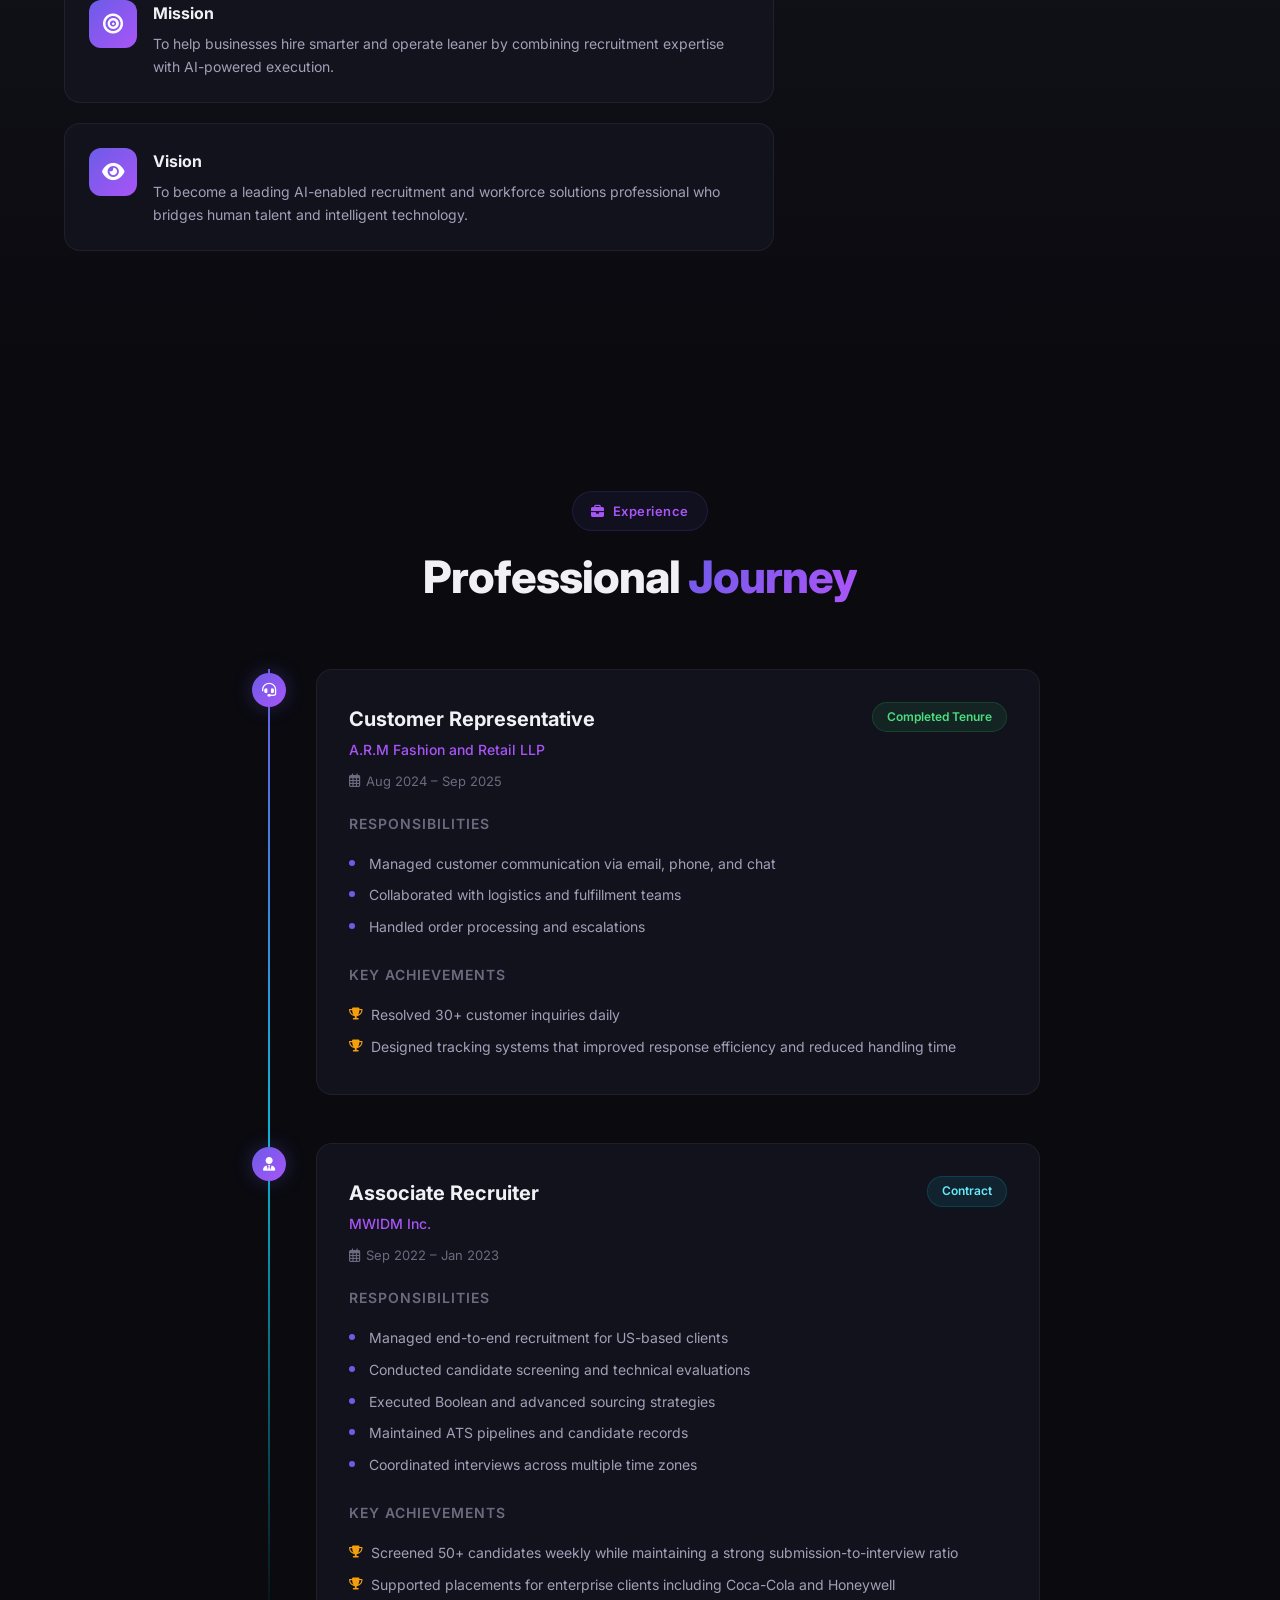
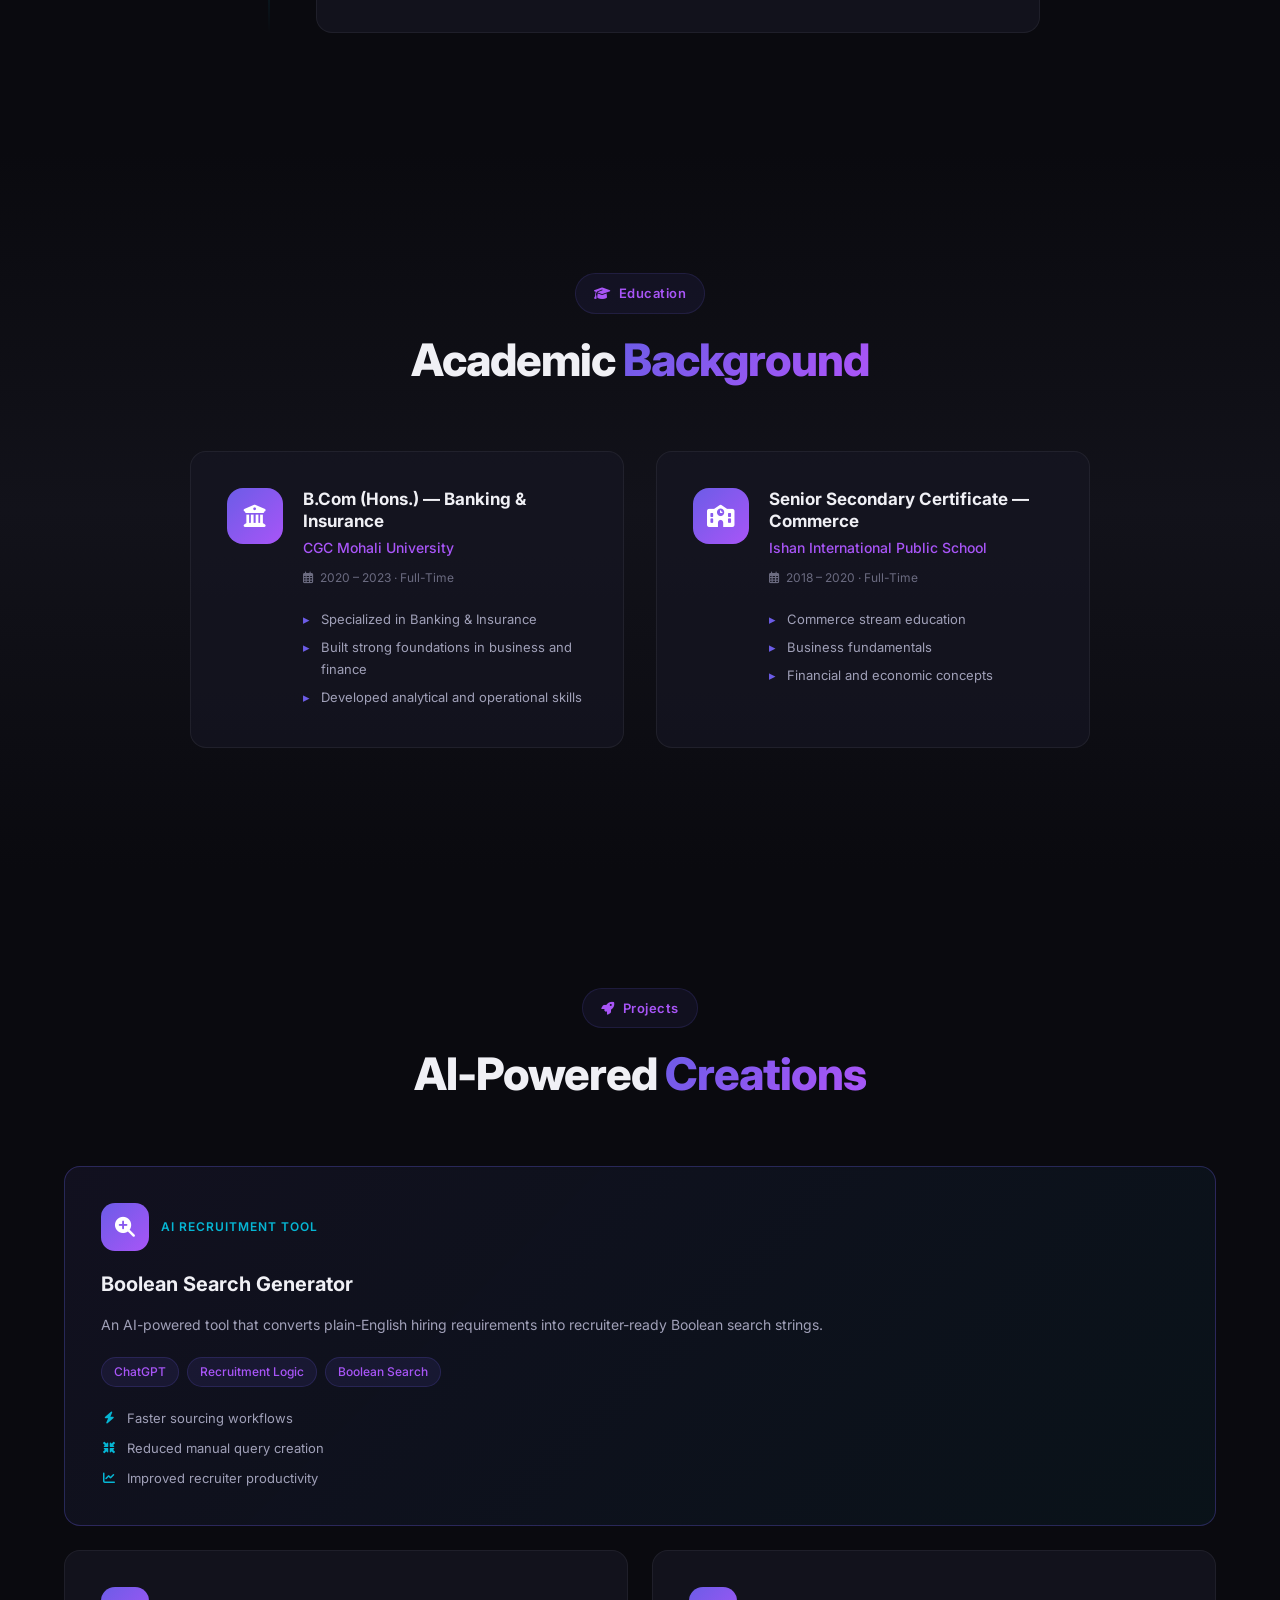
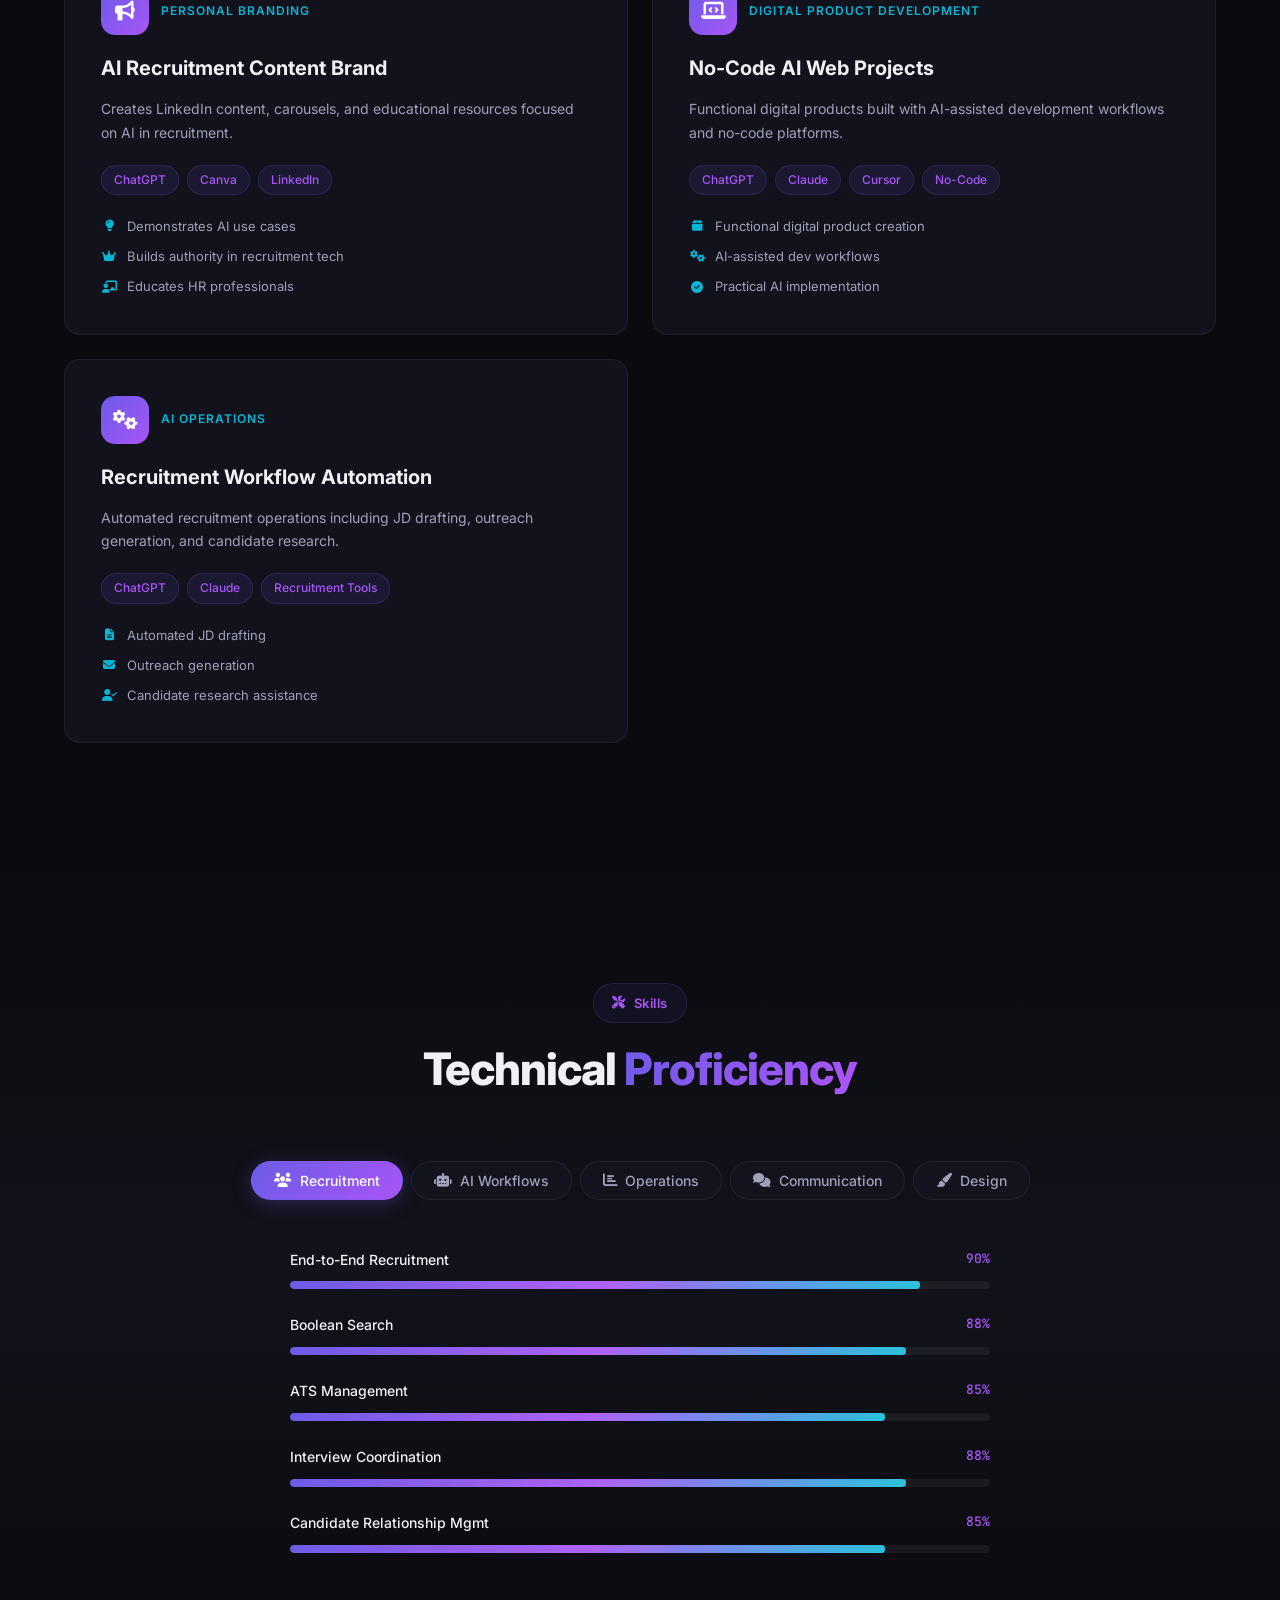
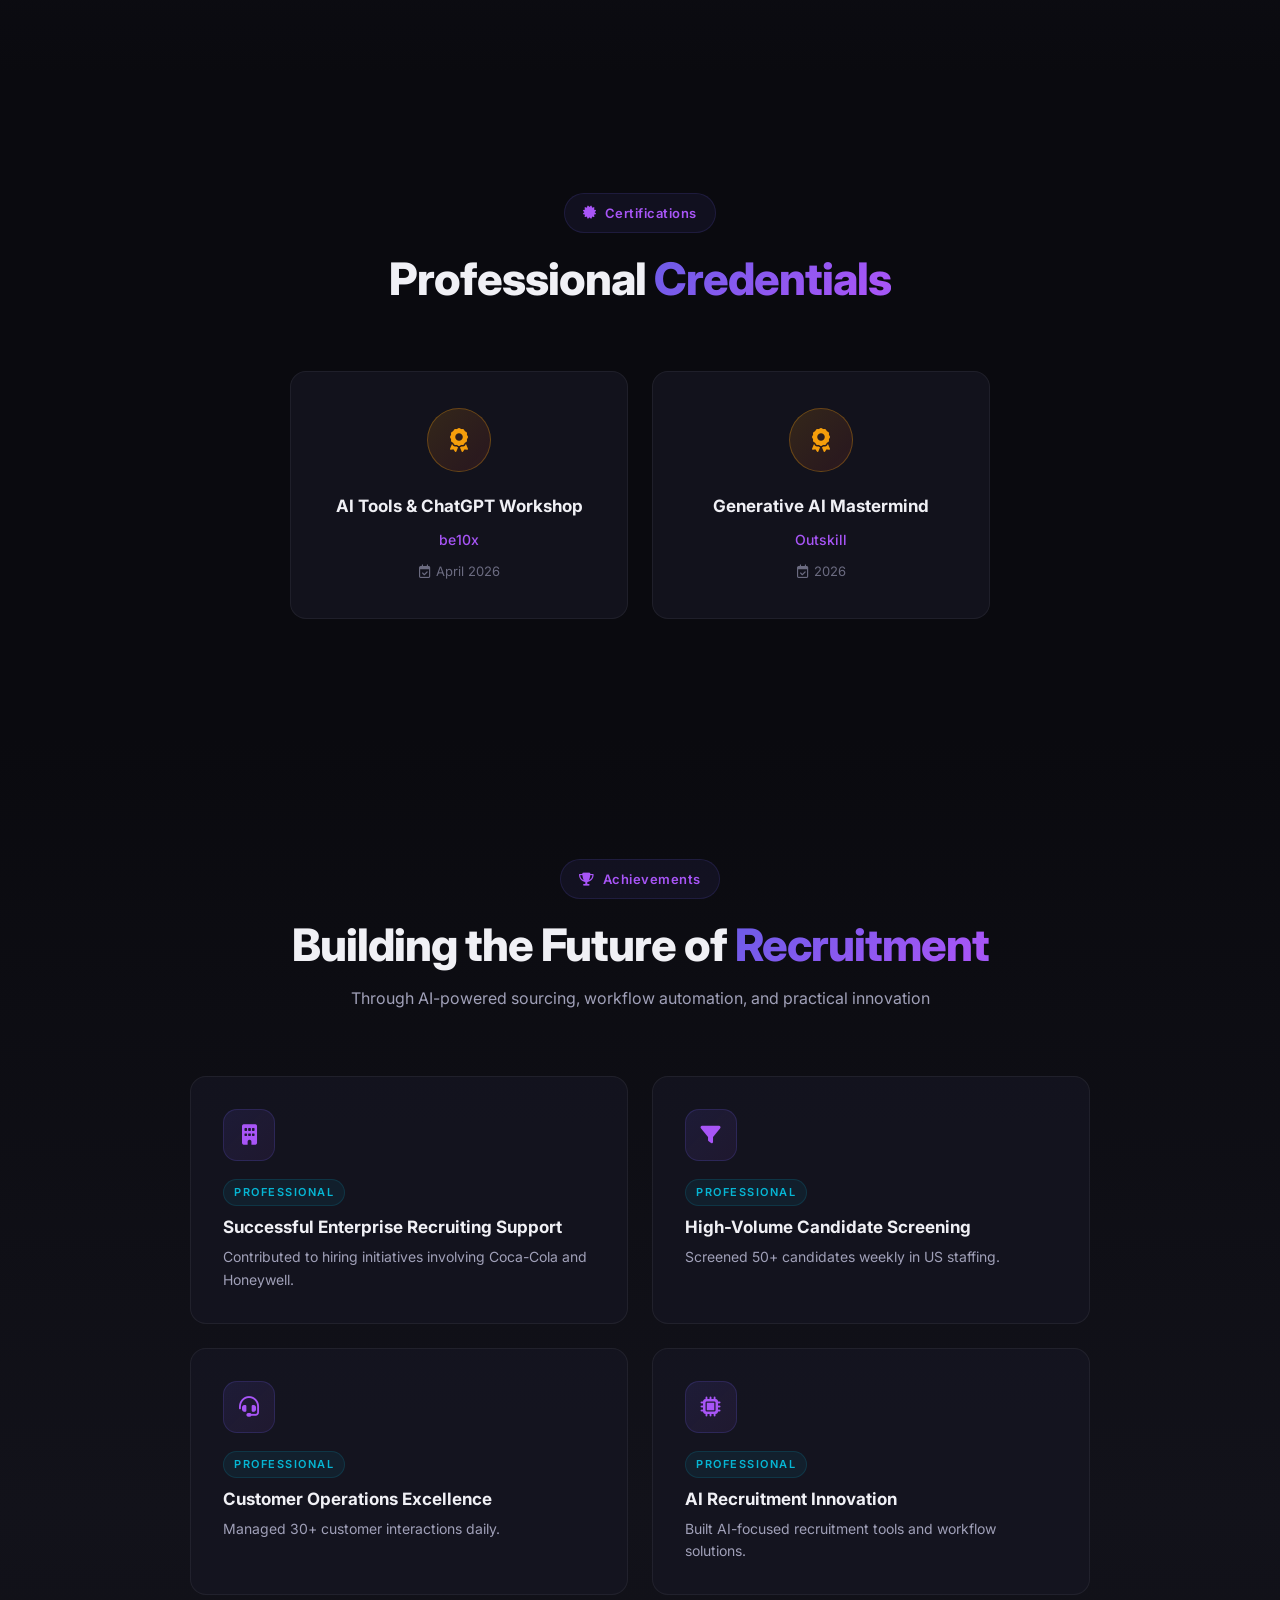
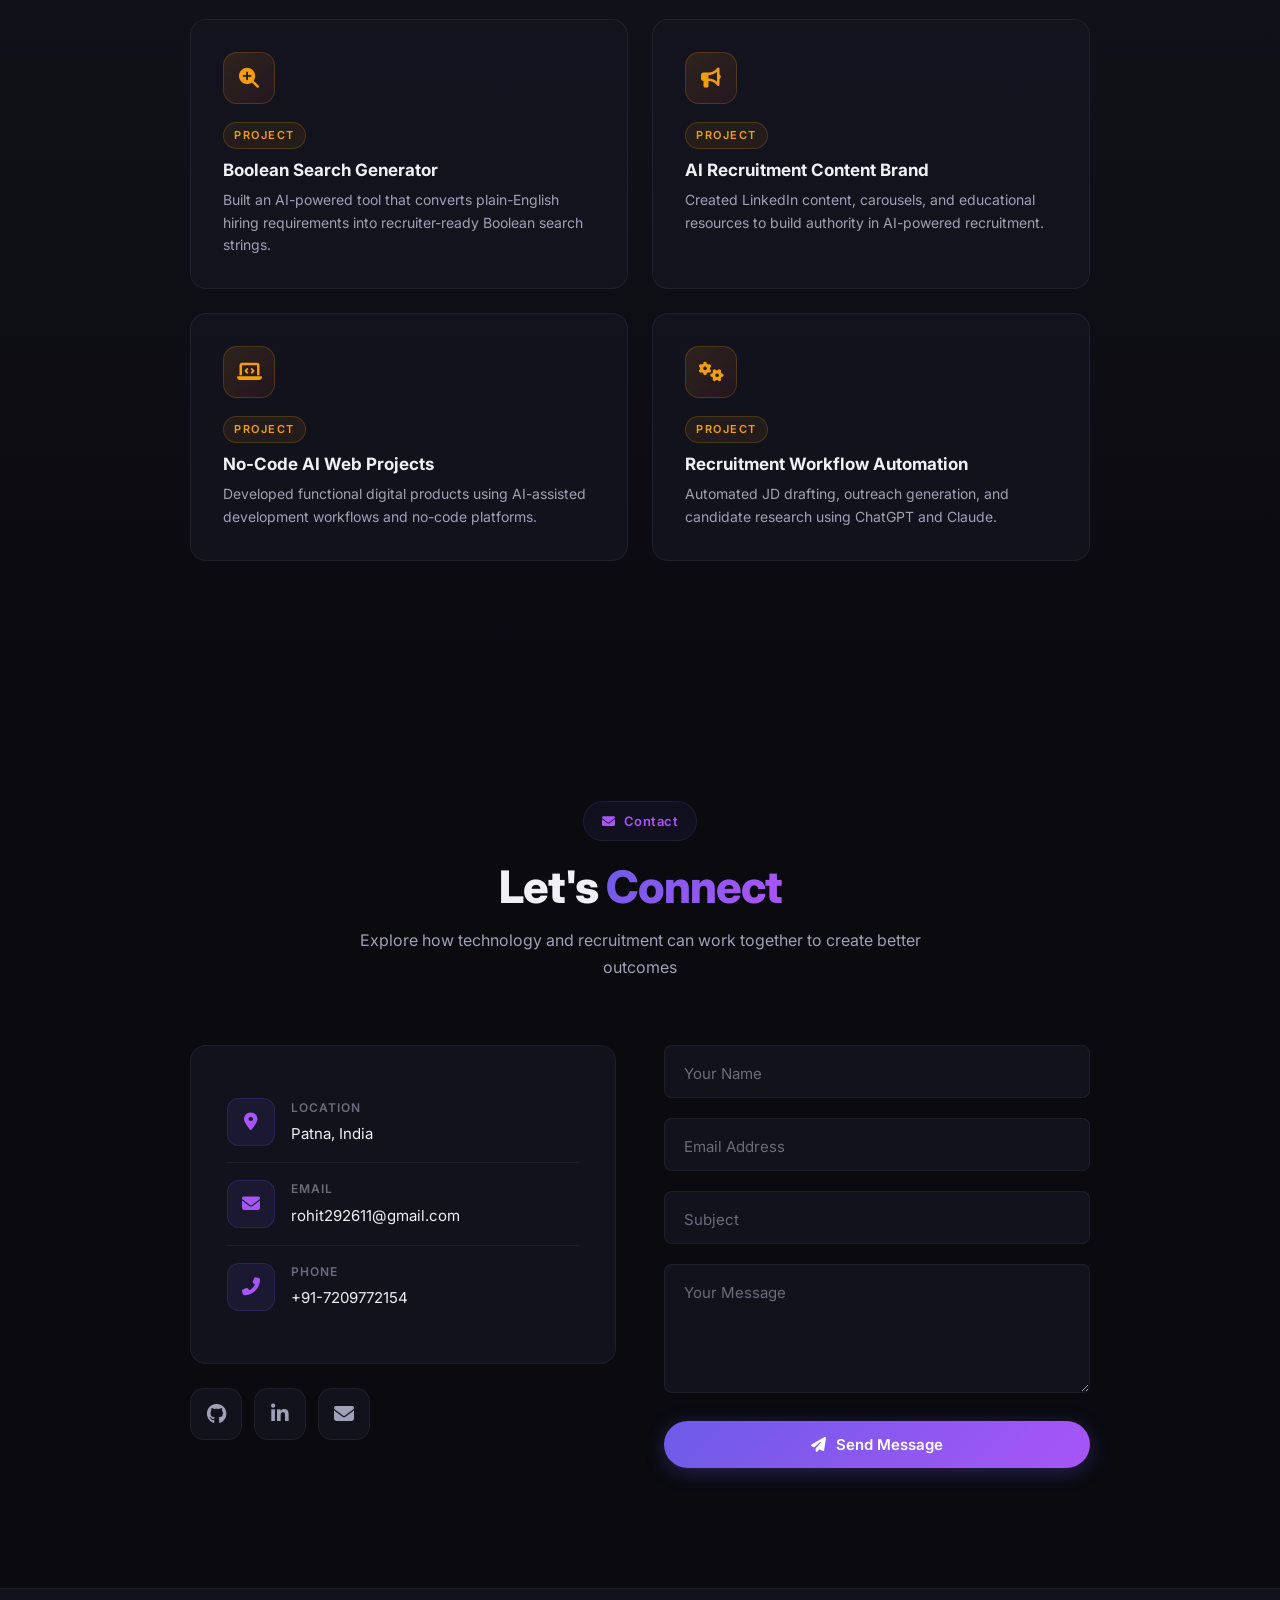
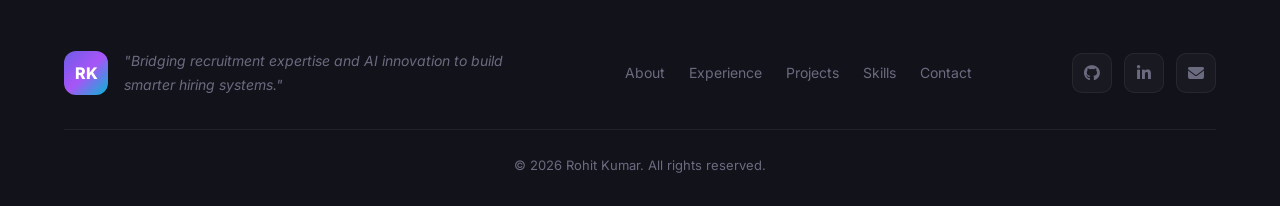
<file: git.html>
<!DOCTYPE html>
<html lang="en">
<head>
    <meta charset="UTF-8">
    <meta name="viewport" content="width=device-width, initial-scale=1.0">
    <title>Rohit Kumar — Recruitment Professional & AI Specialist</title>
    <meta name="description" content="Rohit Kumar is a recruitment professional specializing in AI-powered sourcing, workflow automation, and US IT staffing. Connect to explore smarter hiring through technology.">
    <meta name="keywords" content="Rohit Kumar, Recruitment, AI, Sourcing, Staffing, Portfolio, ChatGPT, Claude, Boolean Search">
    <meta name="author" content="Rohit Kumar">
    <meta property="og:title" content="Rohit Kumar — Recruitment Professional & AI Specialist">
    <meta property="og:description" content="Bridging recruitment expertise and AI innovation to build smarter hiring systems.">
    <meta property="og:type" content="website">
    <link rel="preconnect" href="https://fonts.googleapis.com">
    <link rel="preconnect" href="https://fonts.gstatic.com" crossorigin>
    <link href="https://fonts.googleapis.com/css2?family=Inter:wght@300;400;500;600;700;800;900&family=JetBrains+Mono:wght@400;500&display=swap" rel="stylesheet">
    <link rel="stylesheet" href="https://cdnjs.cloudflare.com/ajax/libs/font-awesome/6.5.1/css/all.min.css">
    <link rel="stylesheet" href="styles.css">
</head>
<body>
    <!-- Cursor glow effect -->
    <div class="cursor-glow" id="cursorGlow"></div>

    <!-- Particle canvas -->
    <canvas id="particleCanvas"></canvas>

    <!-- Navigation -->
    <nav class="navbar" id="navbar">
        <div class="nav-container">
            <a href="#hero" class="nav-logo">
                <span class="logo-initials">RK</span>
            </a>
            <button class="nav-toggle" id="navToggle" aria-label="Toggle navigation">
                <span></span><span></span><span></span>
            </button>
            <ul class="nav-links" id="navLinks">
                <li><a href="#about">About</a></li>
                <li><a href="#experience">Experience</a></li>
                <li><a href="#projects">Projects</a></li>
                <li><a href="#skills">Skills</a></li>
                <li><a href="#achievements">Achievements</a></li>
                <li><a href="#contact" class="nav-cta">Contact</a></li>
            </ul>
        </div>
    </nav>

    <!-- Hero Section -->
    <section class="hero" id="hero">
        <div class="hero-bg-shapes">
            <div class="shape shape-1"></div>
            <div class="shape shape-2"></div>
            <div class="shape shape-3"></div>
        </div>
        <div class="hero-container">
            <div class="hero-content">
                <div class="hero-badge animate-fade-up">
                    <span class="badge-dot"></span>
                    Available for Opportunities
                </div>
                <h1 class="hero-title animate-fade-up delay-1">
                    Hi, I'm <span class="gradient-text">Rohit Kumar</span>
                </h1>
                <div class="hero-roles animate-fade-up delay-2">
                    <span class="role-text" id="typingText"></span>
                    <span class="typing-cursor">|</span>
                </div>
                <p class="hero-description animate-fade-up delay-3">
                    Recruitment professional with hands-on experience in full-cycle US IT and Non-IT staffing, 
                    combined with practical expertise in <strong>AI-powered recruiting workflows</strong>. 
                    I leverage tools like ChatGPT and Claude to streamline sourcing, candidate research, 
                    and recruitment operations — without losing the human side of hiring.
                </p>
                <div class="hero-actions animate-fade-up delay-4">
                    <a href="#contact" class="btn btn-primary">
                        <i class="fas fa-paper-plane"></i> Let's Connect
                    </a>
                    <a href="#projects" class="btn btn-secondary">
                        <i class="fas fa-rocket"></i> View Projects
                    </a>
                </div>
                <div class="hero-stats animate-fade-up delay-5">
                    <div class="stat-item">
                        <span class="stat-number" data-target="2">0</span><span class="stat-suffix">+</span>
                        <span class="stat-label">Years Exp.</span>
                    </div>
                    <div class="stat-divider"></div>
                    <div class="stat-item">
                        <span class="stat-number" data-target="4">0</span>
                        <span class="stat-label">AI Projects</span>
                    </div>
                    <div class="stat-divider"></div>
                    <div class="stat-item">
                        <span class="stat-number" data-target="50">0</span><span class="stat-suffix">+</span>
                        <span class="stat-label">Weekly Screens</span>
                    </div>
                    <div class="stat-divider"></div>
                    <div class="stat-item">
                        <span class="stat-number" data-target="2">0</span>
                        <span class="stat-label">Certifications</span>
                    </div>
                </div>
            </div>
            <div class="hero-visual animate-fade-up delay-2">
                <div class="profile-card">
                    <div class="profile-ring">
                        <div class="profile-image-wrapper">
                            <img src="ChatGPT Image May 17, 2026, 11_43_13 AM.png" alt="Rohit Kumar" class="profile-image" id="profileImg">
                        </div>
                    </div>
                    <div class="profile-floating-badges">
                        <div class="floating-badge badge-ai">
                            <i class="fas fa-robot"></i> AI Expert
                        </div>
                        <div class="floating-badge badge-recruit">
                            <i class="fas fa-users"></i> Recruiter
                        </div>
                        <div class="floating-badge badge-brand">
                            <i class="fas fa-star"></i> Brand Builder
                        </div>
                    </div>
                </div>
            </div>
        </div>
        <div class="scroll-indicator animate-fade-up delay-5">
            <div class="scroll-mouse">
                <div class="scroll-wheel"></div>
            </div>
            <span>Scroll to explore</span>
        </div>
    </section>

    <!-- About Section -->
    <section class="section about" id="about">
        <div class="container">
            <div class="section-header">
                <span class="section-tag"><i class="fas fa-user"></i> About Me</span>
                <h2 class="section-title">Combining Recruitment with <span class="gradient-text">AI Innovation</span></h2>
            </div>
            <div class="about-grid">
                <div class="about-content">
                    <p class="about-text">
                        I am a recruitment and operations professional with experience spanning US staffing, 
                        customer operations, AI-assisted workflows, and personal brand development. My expertise 
                        includes end-to-end recruitment, Boolean sourcing, ATS management, candidate engagement, 
                        and AI-powered recruiting solutions.
                    </p>
                    <p class="about-text">
                        I regularly work with tools such as ChatGPT, Claude, Canva, Google Sheets, Excel, and 
                        various sourcing platforms to improve productivity and hiring outcomes. Alongside my 
                        professional work, I build AI-based recruitment projects and educational content that help 
                        businesses understand practical AI adoption.
                    </p>
                    <p class="about-text">
                        With a Bachelor of Commerce (Hons.) specializing in Banking & Insurance, I bring both 
                        business understanding and technical curiosity to every project. What differentiates me 
                        is my ability to combine recruitment expertise with emerging AI technologies to create 
                        efficient, scalable systems.
                    </p>
                    <div class="about-highlights">
                        <div class="highlight-card">
                            <div class="highlight-icon"><i class="fas fa-bullseye"></i></div>
                            <div>
                                <h4>Mission</h4>
                                <p>To help businesses hire smarter and operate leaner by combining recruitment expertise with AI-powered execution.</p>
                            </div>
                        </div>
                        <div class="highlight-card">
                            <div class="highlight-icon"><i class="fas fa-eye"></i></div>
                            <div>
                                <h4>Vision</h4>
                                <p>To become a leading AI-enabled recruitment and workforce solutions professional who bridges human talent and intelligent technology.</p>
                            </div>
                        </div>
                    </div>
                </div>
                <div class="about-tools">
                    <h3 class="tools-title">Tools I Work With</h3>
                    <div class="tools-grid">
                        <div class="tool-chip"><i class="fas fa-brain"></i> ChatGPT</div>
                        <div class="tool-chip"><i class="fas fa-robot"></i> Claude</div>
                        <div class="tool-chip"><i class="fas fa-palette"></i> Canva</div>
                        <div class="tool-chip"><i class="fas fa-table"></i> Google Sheets</div>
                        <div class="tool-chip"><i class="fas fa-file-excel"></i> Excel</div>
                        <div class="tool-chip"><i class="fab fa-linkedin"></i> LinkedIn</div>
                        <div class="tool-chip"><i class="fas fa-database"></i> ATS Platforms</div>
                        <div class="tool-chip"><i class="fas fa-code"></i> Cursor</div>
                        <div class="tool-chip"><i class="fas fa-search"></i> Boolean Search</div>
                        <div class="tool-chip"><i class="fas fa-project-diagram"></i> CRM Tools</div>
                    </div>
                </div>
            </div>
        </div>
    </section>

    <!-- Experience Section -->
    <section class="section experience" id="experience">
        <div class="container">
            <div class="section-header">
                <span class="section-tag"><i class="fas fa-briefcase"></i> Experience</span>
                <h2 class="section-title">Professional <span class="gradient-text">Journey</span></h2>
            </div>
            <div class="timeline">
                <div class="timeline-item" data-aos="fade-right">
                    <div class="timeline-marker">
                        <i class="fas fa-headset"></i>
                    </div>
                    <div class="timeline-content">
                        <div class="timeline-header">
                            <div>
                                <h3>Customer Representative</h3>
                                <p class="company">A.R.M Fashion and Retail LLP</p>
                            </div>
                            <span class="timeline-badge">Completed Tenure</span>
                        </div>
                        <span class="timeline-date"><i class="far fa-calendar-alt"></i> Aug 2024 – Sep 2025</span>
                        <div class="timeline-body">
                            <h4>Responsibilities</h4>
                            <ul>
                                <li>Managed customer communication via email, phone, and chat</li>
                                <li>Collaborated with logistics and fulfillment teams</li>
                                <li>Handled order processing and escalations</li>
                            </ul>
                            <h4>Key Achievements</h4>
                            <ul class="achievements-list">
                                <li><i class="fas fa-trophy"></i> Resolved 30+ customer inquiries daily</li>
                                <li><i class="fas fa-trophy"></i> Designed tracking systems that improved response efficiency and reduced handling time</li>
                            </ul>
                        </div>
                    </div>
                </div>
                <div class="timeline-item" data-aos="fade-left">
                    <div class="timeline-marker">
                        <i class="fas fa-user-tie"></i>
                    </div>
                    <div class="timeline-content">
                        <div class="timeline-header">
                            <div>
                                <h3>Associate Recruiter</h3>
                                <p class="company">MWIDM Inc.</p>
                            </div>
                            <span class="timeline-badge contract">Contract</span>
                        </div>
                        <span class="timeline-date"><i class="far fa-calendar-alt"></i> Sep 2022 – Jan 2023</span>
                        <div class="timeline-body">
                            <h4>Responsibilities</h4>
                            <ul>
                                <li>Managed end-to-end recruitment for US-based clients</li>
                                <li>Conducted candidate screening and technical evaluations</li>
                                <li>Executed Boolean and advanced sourcing strategies</li>
                                <li>Maintained ATS pipelines and candidate records</li>
                                <li>Coordinated interviews across multiple time zones</li>
                            </ul>
                            <h4>Key Achievements</h4>
                            <ul class="achievements-list">
                                <li><i class="fas fa-trophy"></i> Screened 50+ candidates weekly while maintaining a strong submission-to-interview ratio</li>
                                <li><i class="fas fa-trophy"></i> Supported placements for enterprise clients including Coca-Cola and Honeywell</li>
                            </ul>
                        </div>
                    </div>
                </div>
            </div>
        </div>
    </section>

    <!-- Education Section -->
    <section class="section education" id="education">
        <div class="container">
            <div class="section-header">
                <span class="section-tag"><i class="fas fa-graduation-cap"></i> Education</span>
                <h2 class="section-title">Academic <span class="gradient-text">Background</span></h2>
            </div>
            <div class="education-grid">
                <div class="edu-card">
                    <div class="edu-icon"><i class="fas fa-university"></i></div>
                    <div class="edu-content">
                        <h3>B.Com (Hons.) — Banking & Insurance</h3>
                        <p class="edu-institution">CGC Mohali University</p>
                        <span class="edu-duration"><i class="far fa-calendar-alt"></i> 2020 – 2023 · Full-Time</span>
                        <ul class="edu-highlights">
                            <li>Specialized in Banking & Insurance</li>
                            <li>Built strong foundations in business and finance</li>
                            <li>Developed analytical and operational skills</li>
                        </ul>
                    </div>
                </div>
                <div class="edu-card">
                    <div class="edu-icon"><i class="fas fa-school"></i></div>
                    <div class="edu-content">
                        <h3>Senior Secondary Certificate — Commerce</h3>
                        <p class="edu-institution">Ishan International Public School</p>
                        <span class="edu-duration"><i class="far fa-calendar-alt"></i> 2018 – 2020 · Full-Time</span>
                        <ul class="edu-highlights">
                            <li>Commerce stream education</li>
                            <li>Business fundamentals</li>
                            <li>Financial and economic concepts</li>
                        </ul>
                    </div>
                </div>
            </div>
        </div>
    </section>

    <!-- Projects Section -->
    <section class="section projects" id="projects">
        <div class="container">
            <div class="section-header">
                <span class="section-tag"><i class="fas fa-rocket"></i> Projects</span>
                <h2 class="section-title">AI-Powered <span class="gradient-text">Creations</span></h2>
            </div>
            <div class="projects-grid">
                <div class="project-card featured">
                    <div class="project-glow"></div>
                    <div class="project-header">
                        <div class="project-icon"><i class="fas fa-search-plus"></i></div>
                        <span class="project-type">AI Recruitment Tool</span>
                    </div>
                    <h3>Boolean Search Generator</h3>
                    <p>An AI-powered tool that converts plain-English hiring requirements into recruiter-ready Boolean search strings.</p>
                    <div class="project-tech">
                        <span>ChatGPT</span>
                        <span>Recruitment Logic</span>
                        <span>Boolean Search</span>
                    </div>
                    <div class="project-outcomes">
                        <div class="outcome"><i class="fas fa-bolt"></i> Faster sourcing workflows</div>
                        <div class="outcome"><i class="fas fa-minimize"></i> Reduced manual query creation</div>
                        <div class="outcome"><i class="fas fa-chart-line"></i> Improved recruiter productivity</div>
                    </div>
                </div>
                <div class="project-card">
                    <div class="project-glow"></div>
                    <div class="project-header">
                        <div class="project-icon"><i class="fas fa-bullhorn"></i></div>
                        <span class="project-type">Personal Branding</span>
                    </div>
                    <h3>AI Recruitment Content Brand</h3>
                    <p>Creates LinkedIn content, carousels, and educational resources focused on AI in recruitment.</p>
                    <div class="project-tech">
                        <span>ChatGPT</span>
                        <span>Canva</span>
                        <span>LinkedIn</span>
                    </div>
                    <div class="project-outcomes">
                        <div class="outcome"><i class="fas fa-lightbulb"></i> Demonstrates AI use cases</div>
                        <div class="outcome"><i class="fas fa-crown"></i> Builds authority in recruitment tech</div>
                        <div class="outcome"><i class="fas fa-chalkboard-teacher"></i> Educates HR professionals</div>
                    </div>
                </div>
                <div class="project-card">
                    <div class="project-glow"></div>
                    <div class="project-header">
                        <div class="project-icon"><i class="fas fa-laptop-code"></i></div>
                        <span class="project-type">Digital Product Development</span>
                    </div>
                    <h3>No-Code AI Web Projects</h3>
                    <p>Functional digital products built with AI-assisted development workflows and no-code platforms.</p>
                    <div class="project-tech">
                        <span>ChatGPT</span>
                        <span>Claude</span>
                        <span>Cursor</span>
                        <span>No-Code</span>
                    </div>
                    <div class="project-outcomes">
                        <div class="outcome"><i class="fas fa-box"></i> Functional digital product creation</div>
                        <div class="outcome"><i class="fas fa-cogs"></i> AI-assisted dev workflows</div>
                        <div class="outcome"><i class="fas fa-check-circle"></i> Practical AI implementation</div>
                    </div>
                </div>
                <div class="project-card">
                    <div class="project-glow"></div>
                    <div class="project-header">
                        <div class="project-icon"><i class="fas fa-gears"></i></div>
                        <span class="project-type">AI Operations</span>
                    </div>
                    <h3>Recruitment Workflow Automation</h3>
                    <p>Automated recruitment operations including JD drafting, outreach generation, and candidate research.</p>
                    <div class="project-tech">
                        <span>ChatGPT</span>
                        <span>Claude</span>
                        <span>Recruitment Tools</span>
                    </div>
                    <div class="project-outcomes">
                        <div class="outcome"><i class="fas fa-file-alt"></i> Automated JD drafting</div>
                        <div class="outcome"><i class="fas fa-envelope"></i> Outreach generation</div>
                        <div class="outcome"><i class="fas fa-user-check"></i> Candidate research assistance</div>
                    </div>
                </div>
            </div>
        </div>
    </section>

    <!-- Skills Section -->
    <section class="section skills" id="skills">
        <div class="container">
            <div class="section-header">
                <span class="section-tag"><i class="fas fa-tools"></i> Skills</span>
                <h2 class="section-title">Technical <span class="gradient-text">Proficiency</span></h2>
            </div>
            <div class="skills-categories">
                <!-- Category tabs -->
                <div class="skills-tabs">
                    <button class="skill-tab active" data-category="recruitment">
                        <i class="fas fa-users"></i> Recruitment
                    </button>
                    <button class="skill-tab" data-category="ai">
                        <i class="fas fa-robot"></i> AI Workflows
                    </button>
                    <button class="skill-tab" data-category="operations">
                        <i class="fas fa-chart-bar"></i> Operations
                    </button>
                    <button class="skill-tab" data-category="communication">
                        <i class="fas fa-comments"></i> Communication
                    </button>
                    <button class="skill-tab" data-category="design">
                        <i class="fas fa-paint-brush"></i> Design
                    </button>
                </div>
                <!-- Skills content -->
                <div class="skills-content">
                    <div class="skill-category active" id="recruitment">
                        <div class="skill-bar-group">
                            <div class="skill-bar-item">
                                <div class="skill-info"><span>End-to-End Recruitment</span><span class="skill-percent">90%</span></div>
                                <div class="skill-bar"><div class="skill-fill" data-width="90"></div></div>
                            </div>
                            <div class="skill-bar-item">
                                <div class="skill-info"><span>Boolean Search</span><span class="skill-percent">88%</span></div>
                                <div class="skill-bar"><div class="skill-fill" data-width="88"></div></div>
                            </div>
                            <div class="skill-bar-item">
                                <div class="skill-info"><span>ATS Management</span><span class="skill-percent">85%</span></div>
                                <div class="skill-bar"><div class="skill-fill" data-width="85"></div></div>
                            </div>
                            <div class="skill-bar-item">
                                <div class="skill-info"><span>Interview Coordination</span><span class="skill-percent">88%</span></div>
                                <div class="skill-bar"><div class="skill-fill" data-width="88"></div></div>
                            </div>
                            <div class="skill-bar-item">
                                <div class="skill-info"><span>Candidate Relationship Mgmt</span><span class="skill-percent">85%</span></div>
                                <div class="skill-bar"><div class="skill-fill" data-width="85"></div></div>
                            </div>
                        </div>
                    </div>
                    <div class="skill-category" id="ai">
                        <div class="skill-bar-group">
                            <div class="skill-bar-item">
                                <div class="skill-info"><span>ChatGPT</span><span class="skill-percent">92%</span></div>
                                <div class="skill-bar"><div class="skill-fill" data-width="92"></div></div>
                            </div>
                            <div class="skill-bar-item">
                                <div class="skill-info"><span>Claude</span><span class="skill-percent">88%</span></div>
                                <div class="skill-bar"><div class="skill-fill" data-width="88"></div></div>
                            </div>
                            <div class="skill-bar-item">
                                <div class="skill-info"><span>AI Research</span><span class="skill-percent">90%</span></div>
                                <div class="skill-bar"><div class="skill-fill" data-width="90"></div></div>
                            </div>
                            <div class="skill-bar-item">
                                <div class="skill-info"><span>AI Content Creation</span><span class="skill-percent">88%</span></div>
                                <div class="skill-bar"><div class="skill-fill" data-width="88"></div></div>
                            </div>
                            <div class="skill-bar-item">
                                <div class="skill-info"><span>AI Workflow Design</span><span class="skill-percent">85%</span></div>
                                <div class="skill-bar"><div class="skill-fill" data-width="85"></div></div>
                            </div>
                        </div>
                    </div>
                    <div class="skill-category" id="operations">
                        <div class="skill-bar-group">
                            <div class="skill-bar-item">
                                <div class="skill-info"><span>Excel</span><span class="skill-percent">85%</span></div>
                                <div class="skill-bar"><div class="skill-fill" data-width="85"></div></div>
                            </div>
                            <div class="skill-bar-item">
                                <div class="skill-info"><span>Google Sheets</span><span class="skill-percent">88%</span></div>
                                <div class="skill-bar"><div class="skill-fill" data-width="88"></div></div>
                            </div>
                            <div class="skill-bar-item">
                                <div class="skill-info"><span>CRM Tools</span><span class="skill-percent">80%</span></div>
                                <div class="skill-bar"><div class="skill-fill" data-width="80"></div></div>
                            </div>
                            <div class="skill-bar-item">
                                <div class="skill-info"><span>Process Documentation</span><span class="skill-percent">85%</span></div>
                                <div class="skill-bar"><div class="skill-fill" data-width="85"></div></div>
                            </div>
                            <div class="skill-bar-item">
                                <div class="skill-info"><span>Reporting & Tracking</span><span class="skill-percent">82%</span></div>
                                <div class="skill-bar"><div class="skill-fill" data-width="82"></div></div>
                            </div>
                        </div>
                    </div>
                    <div class="skill-category" id="communication">
                        <div class="skill-bar-group">
                            <div class="skill-bar-item">
                                <div class="skill-info"><span>Client Communication</span><span class="skill-percent">90%</span></div>
                                <div class="skill-bar"><div class="skill-fill" data-width="90"></div></div>
                            </div>
                            <div class="skill-bar-item">
                                <div class="skill-info"><span>Customer Support</span><span class="skill-percent">88%</span></div>
                                <div class="skill-bar"><div class="skill-fill" data-width="88"></div></div>
                            </div>
                            <div class="skill-bar-item">
                                <div class="skill-info"><span>Stakeholder Coordination</span><span class="skill-percent">85%</span></div>
                                <div class="skill-bar"><div class="skill-fill" data-width="85"></div></div>
                            </div>
                            <div class="skill-bar-item">
                                <div class="skill-info"><span>Professional Writing</span><span class="skill-percent">88%</span></div>
                                <div class="skill-bar"><div class="skill-fill" data-width="88"></div></div>
                            </div>
                        </div>
                    </div>
                    <div class="skill-category" id="design">
                        <div class="skill-bar-group">
                            <div class="skill-bar-item">
                                <div class="skill-info"><span>Canva</span><span class="skill-percent">85%</span></div>
                                <div class="skill-bar"><div class="skill-fill" data-width="85"></div></div>
                            </div>
                            <div class="skill-bar-item">
                                <div class="skill-info"><span>Personal Branding</span><span class="skill-percent">85%</span></div>
                                <div class="skill-bar"><div class="skill-fill" data-width="85"></div></div>
                            </div>
                            <div class="skill-bar-item">
                                <div class="skill-info"><span>Content Strategy</span><span class="skill-percent">80%</span></div>
                                <div class="skill-bar"><div class="skill-fill" data-width="80"></div></div>
                            </div>
                        </div>
                    </div>
                </div>
            </div>
        </div>
    </section>

    <!-- Certifications Section -->
    <section class="section certifications" id="certifications">
        <div class="container">
            <div class="section-header">
                <span class="section-tag"><i class="fas fa-certificate"></i> Certifications</span>
                <h2 class="section-title">Professional <span class="gradient-text">Credentials</span></h2>
            </div>
            <div class="cert-grid">
                <div class="cert-card">
                    <div class="cert-badge"><i class="fas fa-award"></i></div>
                    <h3>AI Tools & ChatGPT Workshop</h3>
                    <p class="cert-issuer">be10x</p>
                    <span class="cert-date"><i class="far fa-calendar-check"></i> April 2026</span>
                </div>
                <div class="cert-card">
                    <div class="cert-badge"><i class="fas fa-award"></i></div>
                    <h3>Generative AI Mastermind</h3>
                    <p class="cert-issuer">Outskill</p>
                    <span class="cert-date"><i class="far fa-calendar-check"></i> 2026</span>
                </div>
            </div>
        </div>
    </section>

    <!-- Achievements Section -->
    <section class="section achievements" id="achievements">
        <div class="container">
            <div class="section-header">
                <span class="section-tag"><i class="fas fa-trophy"></i> Achievements</span>
                <h2 class="section-title">Building the Future of <span class="gradient-text">Recruitment</span></h2>
                <p class="section-subtitle">Through AI-powered sourcing, workflow automation, and practical innovation</p>
            </div>
            <div class="achievements-grid">
                <div class="achievement-card">
                    <div class="achievement-icon"><i class="fas fa-building"></i></div>
                    <span class="achievement-tag">Professional</span>
                    <h3>Successful Enterprise Recruiting Support</h3>
                    <p>Contributed to hiring initiatives involving Coca-Cola and Honeywell.</p>
                </div>
                <div class="achievement-card">
                    <div class="achievement-icon"><i class="fas fa-filter"></i></div>
                    <span class="achievement-tag">Professional</span>
                    <h3>High-Volume Candidate Screening</h3>
                    <p>Screened 50+ candidates weekly in US staffing.</p>
                </div>
                <div class="achievement-card">
                    <div class="achievement-icon"><i class="fas fa-headset"></i></div>
                    <span class="achievement-tag">Professional</span>
                    <h3>Customer Operations Excellence</h3>
                    <p>Managed 30+ customer interactions daily.</p>
                </div>
                <div class="achievement-card">
                    <div class="achievement-icon"><i class="fas fa-microchip"></i></div>
                    <span class="achievement-tag">Professional</span>
                    <h3>AI Recruitment Innovation</h3>
                    <p>Built AI-focused recruitment tools and workflow solutions.</p>
                </div>
                <div class="achievement-card">
                    <div class="achievement-icon"><i class="fas fa-search-plus"></i></div>
                    <span class="achievement-tag">Project</span>
                    <h3>Boolean Search Generator</h3>
                    <p>Built an AI-powered tool that converts plain-English hiring requirements into recruiter-ready Boolean search strings.</p>
                </div>
                <div class="achievement-card">
                    <div class="achievement-icon"><i class="fas fa-bullhorn"></i></div>
                    <span class="achievement-tag">Project</span>
                    <h3>AI Recruitment Content Brand</h3>
                    <p>Created LinkedIn content, carousels, and educational resources to build authority in AI-powered recruitment.</p>
                </div>
                <div class="achievement-card">
                    <div class="achievement-icon"><i class="fas fa-laptop-code"></i></div>
                    <span class="achievement-tag">Project</span>
                    <h3>No-Code AI Web Projects</h3>
                    <p>Developed functional digital products using AI-assisted development workflows and no-code platforms.</p>
                </div>
                <div class="achievement-card">
                    <div class="achievement-icon"><i class="fas fa-gears"></i></div>
                    <span class="achievement-tag">Project</span>
                    <h3>Recruitment Workflow Automation</h3>
                    <p>Automated JD drafting, outreach generation, and candidate research using ChatGPT and Claude.</p>
                </div>
            </div>
        </div>
    </section>

    <!-- Contact Section -->
    <section class="section contact" id="contact">
        <div class="container">
            <div class="section-header">
                <span class="section-tag"><i class="fas fa-envelope"></i> Contact</span>
                <h2 class="section-title">Let's <span class="gradient-text">Connect</span></h2>
                <p class="section-subtitle">Explore how technology and recruitment can work together to create better outcomes</p>
            </div>
            <div class="contact-grid">
                <div class="contact-info">
                    <div class="contact-card">
                        <div class="contact-item">
                            <div class="contact-icon"><i class="fas fa-map-marker-alt"></i></div>
                            <div>
                                <h4>Location</h4>
                                <p>Patna, India</p>
                            </div>
                        </div>
                        <div class="contact-item">
                            <div class="contact-icon"><i class="fas fa-envelope"></i></div>
                            <div>
                                <h4>Email</h4>
                                <a href="mailto:rohit292611@gmail.com">rohit292611@gmail.com</a>
                            </div>
                        </div>
                        <div class="contact-item">
                            <div class="contact-icon"><i class="fas fa-phone-alt"></i></div>
                            <div>
                                <h4>Phone</h4>
                                <a href="tel:+917209772154">+91-7209772154</a>
                            </div>
                        </div>
                    </div>
                    <div class="social-links">
                        <a href="https://github.com/rohit292611-code" target="_blank" rel="noopener noreferrer" class="social-link" aria-label="GitHub">
                            <i class="fab fa-github"></i>
                        </a>
                        <a href="https://www.linkedin.com/in/rohit-kumar-701887412" target="_blank" rel="noopener noreferrer" class="social-link" aria-label="LinkedIn">
                            <i class="fab fa-linkedin-in"></i>
                        </a>
                        <a href="mailto:rohit292611@gmail.com" class="social-link" aria-label="Email">
                            <i class="fas fa-envelope"></i>
                        </a>
                    </div>
                </div>
                <div class="contact-form-wrapper">
                    <form class="contact-form" id="contactForm">
                        <div class="form-group">
                            <input type="text" id="formName" name="name" placeholder=" " required>
                            <label for="formName">Your Name</label>
                        </div>
                        <div class="form-group">
                            <input type="email" id="formEmail" name="email" placeholder=" " required>
                            <label for="formEmail">Email Address</label>
                        </div>
                        <div class="form-group">
                            <input type="text" id="formSubject" name="subject" placeholder=" ">
                            <label for="formSubject">Subject</label>
                        </div>
                        <div class="form-group">
                            <textarea id="formMessage" name="message" rows="5" placeholder=" " required></textarea>
                            <label for="formMessage">Your Message</label>
                        </div>
                        <button type="submit" class="btn btn-primary btn-full">
                            <i class="fas fa-paper-plane"></i> Send Message
                        </button>
                    </form>
                </div>
            </div>
        </div>
    </section>

    <!-- Footer -->
    <footer class="footer">
        <div class="container">
            <div class="footer-content">
                <div class="footer-brand">
                    <span class="logo-initials">RK</span>
                    <p class="footer-tagline">"Bridging recruitment expertise and AI innovation to build smarter hiring systems."</p>
                </div>
                <div class="footer-links">
                    <a href="#about">About</a>
                    <a href="#experience">Experience</a>
                    <a href="#projects">Projects</a>
                    <a href="#skills">Skills</a>
                    <a href="#contact">Contact</a>
                </div>
                <div class="footer-social">
                    <a href="https://github.com/rohit292611-code" target="_blank" rel="noopener noreferrer" aria-label="GitHub"><i class="fab fa-github"></i></a>
                    <a href="https://www.linkedin.com/in/rohit-kumar-701887412" target="_blank" rel="noopener noreferrer" aria-label="LinkedIn"><i class="fab fa-linkedin-in"></i></a>
                    <a href="mailto:rohit292611@gmail.com" aria-label="Email"><i class="fas fa-envelope"></i></a>
                </div>
            </div>
            <div class="footer-bottom">
                <p>&copy; 2026 Rohit Kumar. All rights reserved.</p>
            </div>
        </div>
    </footer>

    <script src="script.js"></script>
</body>
</html>
</file>
<file: styles.css>
/* ============================================
   DESIGN SYSTEM — Rohit Kumar Portfolio
   ============================================ */

:root {
    /* Colors */
    --bg-primary: #0a0a0f;
    --bg-secondary: #12121a;
    --bg-tertiary: #1a1a2e;
    --bg-card: rgba(22, 22, 35, 0.7);
    --bg-glass: rgba(255, 255, 255, 0.03);
    --bg-glass-hover: rgba(255, 255, 255, 0.06);

    --text-primary: #f0f0f5;
    --text-secondary: #a0a0b8;
    --text-muted: #6b6b80;

    --accent-primary: #6c5ce7;
    --accent-secondary: #a855f7;
    --accent-tertiary: #06b6d4;
    --accent-warm: #f59e0b;

    --gradient-primary: linear-gradient(135deg, #6c5ce7 0%, #a855f7 50%, #06b6d4 100%);
    --gradient-secondary: linear-gradient(135deg, #6c5ce7, #a855f7);
    --gradient-accent: linear-gradient(135deg, #a855f7 0%, #06b6d4 100%);
    --gradient-warm: linear-gradient(135deg, #f59e0b 0%, #ef4444 100%);
    --gradient-bg: linear-gradient(180deg, #0a0a0f 0%, #12121a 50%, #0a0a0f 100%);

    --border-subtle: rgba(255, 255, 255, 0.06);
    --border-light: rgba(255, 255, 255, 0.1);
    --border-accent: rgba(108, 92, 231, 0.3);

    --shadow-sm: 0 2px 8px rgba(0, 0, 0, 0.3);
    --shadow-md: 0 8px 32px rgba(0, 0, 0, 0.4);
    --shadow-lg: 0 16px 64px rgba(0, 0, 0, 0.5);
    --shadow-glow: 0 0 40px rgba(108, 92, 231, 0.15);
    --shadow-glow-hover: 0 0 60px rgba(108, 92, 231, 0.25);

    /* Typography */
    --font-primary: 'Inter', -apple-system, BlinkMacSystemFont, sans-serif;
    --font-mono: 'JetBrains Mono', monospace;

    /* Spacing */
    --section-padding: 120px 0;
    --container-max: 1200px;
    --border-radius: 16px;
    --border-radius-sm: 8px;
    --border-radius-lg: 24px;
    --border-radius-full: 9999px;

    /* Transitions */
    --transition-fast: 0.2s cubic-bezier(0.4, 0, 0.2, 1);
    --transition-base: 0.3s cubic-bezier(0.4, 0, 0.2, 1);
    --transition-slow: 0.5s cubic-bezier(0.4, 0, 0.2, 1);
    --transition-spring: 0.6s cubic-bezier(0.34, 1.56, 0.64, 1);
}

/* ============================================
   RESET & BASE
   ============================================ */

*, *::before, *::after {
    margin: 0;
    padding: 0;
    box-sizing: border-box;
}

html {
    scroll-behavior: smooth;
    scroll-padding-top: 80px;
}

body {
    font-family: var(--font-primary);
    background-color: var(--bg-primary);
    color: var(--text-primary);
    line-height: 1.7;
    overflow-x: hidden;
    -webkit-font-smoothing: antialiased;
    -moz-osx-font-smoothing: grayscale;
}

::selection {
    background: rgba(108, 92, 231, 0.3);
    color: #fff;
}

a {
    color: var(--accent-secondary);
    text-decoration: none;
    transition: color var(--transition-fast);
}

a:hover {
    color: var(--accent-tertiary);
}

img {
    max-width: 100%;
    display: block;
}

ul {
    list-style: none;
}

.container {
    max-width: var(--container-max);
    margin: 0 auto;
    padding: 0 24px;
}

/* ============================================
   CURSOR GLOW
   ============================================ */

.cursor-glow {
    position: fixed;
    width: 500px;
    height: 500px;
    border-radius: 50%;
    background: radial-gradient(circle, rgba(108, 92, 231, 0.06) 0%, transparent 70%);
    pointer-events: none;
    z-index: 0;
    transform: translate(-50%, -50%);
    transition: opacity 0.3s;
}

/* ============================================
   PARTICLE CANVAS
   ============================================ */

#particleCanvas {
    position: fixed;
    top: 0;
    left: 0;
    width: 100%;
    height: 100%;
    pointer-events: none;
    z-index: 0;
}

/* ============================================
   ANIMATIONS
   ============================================ */

@keyframes fadeUp {
    from { opacity: 0; transform: translateY(30px); }
    to { opacity: 1; transform: translateY(0); }
}

@keyframes fadeIn {
    from { opacity: 0; }
    to { opacity: 1; }
}

@keyframes float {
    0%, 100% { transform: translateY(0px); }
    50% { transform: translateY(-12px); }
}

@keyframes float-delay {
    0%, 100% { transform: translateY(0px); }
    50% { transform: translateY(-8px); }
}

@keyframes pulse-ring {
    0% { transform: scale(1); opacity: 0.5; }
    100% { transform: scale(1.15); opacity: 0; }
}

@keyframes gradient-shift {
    0% { background-position: 0% 50%; }
    50% { background-position: 100% 50%; }
    100% { background-position: 0% 50%; }
}

@keyframes blink {
    0%, 50% { opacity: 1; }
    51%, 100% { opacity: 0; }
}

@keyframes scrollWheel {
    0% { opacity: 1; transform: translateY(0); }
    100% { opacity: 0; transform: translateY(8px); }
}

@keyframes shimmer {
    0% { background-position: -200% center; }
    100% { background-position: 200% center; }
}

@keyframes rotate {
    from { transform: rotate(0deg); }
    to { transform: rotate(360deg); }
}

.animate-fade-up {
    opacity: 0;
    animation: fadeUp 0.8s ease forwards;
}
.delay-1 { animation-delay: 0.1s; }
.delay-2 { animation-delay: 0.2s; }
.delay-3 { animation-delay: 0.4s; }
.delay-4 { animation-delay: 0.6s; }
.delay-5 { animation-delay: 0.8s; }

/* Scroll reveal */
.reveal {
    opacity: 0;
    transform: translateY(40px);
    transition: opacity 0.8s ease, transform 0.8s ease;
}
.reveal.visible {
    opacity: 1;
    transform: translateY(0);
}

/* ============================================
   NAVIGATION
   ============================================ */

.navbar {
    position: fixed;
    top: 0;
    left: 0;
    right: 0;
    z-index: 1000;
    padding: 16px 0;
    transition: all var(--transition-base);
}

.navbar.scrolled {
    padding: 10px 0;
    background: rgba(10, 10, 15, 0.85);
    backdrop-filter: blur(20px);
    -webkit-backdrop-filter: blur(20px);
    border-bottom: 1px solid var(--border-subtle);
}

.nav-container {
    max-width: var(--container-max);
    margin: 0 auto;
    padding: 0 24px;
    display: flex;
    align-items: center;
    justify-content: space-between;
}

.nav-logo {
    text-decoration: none;
}

.logo-initials {
    display: inline-flex;
    align-items: center;
    justify-content: center;
    width: 44px;
    height: 44px;
    border-radius: 12px;
    background: var(--gradient-primary);
    color: #fff;
    font-weight: 800;
    font-size: 16px;
    letter-spacing: -0.5px;
    transition: transform var(--transition-spring), box-shadow var(--transition-base);
}

.logo-initials:hover {
    transform: scale(1.08) rotate(-3deg);
    box-shadow: var(--shadow-glow-hover);
}

.nav-links {
    display: flex;
    align-items: center;
    gap: 8px;
}

.nav-links a {
    padding: 8px 16px;
    color: var(--text-secondary);
    font-size: 14px;
    font-weight: 500;
    border-radius: var(--border-radius-sm);
    transition: all var(--transition-fast);
    position: relative;
}

.nav-links a:hover {
    color: var(--text-primary);
    background: var(--bg-glass-hover);
}

.nav-links .nav-cta {
    background: var(--gradient-secondary);
    color: #fff !important;
    padding: 8px 20px;
    border-radius: var(--border-radius-full);
    font-weight: 600;
}

.nav-links .nav-cta:hover {
    box-shadow: var(--shadow-glow-hover);
    transform: translateY(-1px);
}

.nav-toggle {
    display: none;
    flex-direction: column;
    gap: 5px;
    background: none;
    border: none;
    cursor: pointer;
    padding: 8px;
}

.nav-toggle span {
    width: 24px;
    height: 2px;
    background: var(--text-primary);
    border-radius: 2px;
    transition: all var(--transition-base);
}

.nav-toggle.active span:nth-child(1) {
    transform: rotate(45deg) translate(5px, 5px);
}

.nav-toggle.active span:nth-child(2) {
    opacity: 0;
}

.nav-toggle.active span:nth-child(3) {
    transform: rotate(-45deg) translate(5px, -5px);
}

/* ============================================
   HERO SECTION
   ============================================ */

.hero {
    min-height: 100vh;
    display: flex;
    align-items: center;
    position: relative;
    padding: 120px 0 80px;
    overflow: hidden;
}

.hero-bg-shapes {
    position: absolute;
    inset: 0;
    overflow: hidden;
    z-index: 0;
}

.shape {
    position: absolute;
    border-radius: 50%;
    filter: blur(100px);
    opacity: 0.15;
}

.shape-1 {
    width: 600px;
    height: 600px;
    background: var(--accent-primary);
    top: -200px;
    right: -100px;
    animation: float 8s ease-in-out infinite;
}

.shape-2 {
    width: 400px;
    height: 400px;
    background: var(--accent-tertiary);
    bottom: -100px;
    left: -100px;
    animation: float-delay 10s ease-in-out infinite;
}

.shape-3 {
    width: 300px;
    height: 300px;
    background: var(--accent-secondary);
    top: 50%;
    left: 50%;
    transform: translate(-50%, -50%);
    animation: float 12s ease-in-out infinite;
}

.hero-container {
    max-width: var(--container-max);
    margin: 0 auto;
    padding: 0 24px;
    display: grid;
    grid-template-columns: 1.2fr 0.8fr;
    gap: 80px;
    align-items: center;
    position: relative;
    z-index: 1;
}

.hero-badge {
    display: inline-flex;
    align-items: center;
    gap: 8px;
    padding: 8px 18px;
    background: rgba(108, 92, 231, 0.1);
    border: 1px solid rgba(108, 92, 231, 0.2);
    border-radius: var(--border-radius-full);
    font-size: 13px;
    font-weight: 500;
    color: var(--accent-secondary);
    margin-bottom: 24px;
}

.badge-dot {
    width: 8px;
    height: 8px;
    border-radius: 50%;
    background: #22c55e;
    animation: pulse-ring 2s ease-in-out infinite;
    box-shadow: 0 0 8px rgba(34, 197, 94, 0.4);
}

.hero-title {
    font-size: clamp(2.8rem, 5vw, 4.2rem);
    font-weight: 800;
    line-height: 1.1;
    letter-spacing: -1.5px;
    margin-bottom: 16px;
}

.gradient-text {
    background: var(--gradient-primary);
    background-size: 200% auto;
    -webkit-background-clip: text;
    -webkit-text-fill-color: transparent;
    background-clip: text;
    animation: gradient-shift 4s ease infinite;
}

.hero-roles {
    font-size: 20px;
    color: var(--accent-tertiary);
    font-weight: 500;
    margin-bottom: 24px;
    min-height: 32px;
}

.typing-cursor {
    animation: blink 1s step-end infinite;
    color: var(--accent-primary);
    font-weight: 300;
}

.hero-description {
    font-size: 16px;
    line-height: 1.8;
    color: var(--text-secondary);
    max-width: 580px;
    margin-bottom: 36px;
}

.hero-description strong {
    color: var(--text-primary);
    font-weight: 600;
}

.hero-actions {
    display: flex;
    gap: 16px;
    margin-bottom: 48px;
    flex-wrap: wrap;
}

.btn {
    display: inline-flex;
    align-items: center;
    gap: 10px;
    padding: 14px 28px;
    font-family: var(--font-primary);
    font-size: 15px;
    font-weight: 600;
    border-radius: var(--border-radius-full);
    cursor: pointer;
    border: none;
    transition: all var(--transition-base);
    text-decoration: none;
}

.btn-primary {
    background: var(--gradient-secondary);
    color: #fff;
    box-shadow: 0 4px 20px rgba(108, 92, 231, 0.3);
}

.btn-primary:hover {
    transform: translateY(-2px);
    box-shadow: 0 8px 30px rgba(108, 92, 231, 0.4);
    color: #fff;
}

.btn-secondary {
    background: var(--bg-glass);
    color: var(--text-primary);
    border: 1px solid var(--border-light);
    backdrop-filter: blur(10px);
}

.btn-secondary:hover {
    background: var(--bg-glass-hover);
    border-color: var(--accent-primary);
    transform: translateY(-2px);
    color: var(--text-primary);
}

.btn-full {
    width: 100%;
    justify-content: center;
}

.hero-stats {
    display: flex;
    align-items: center;
    gap: 28px;
    padding: 24px 0;
    border-top: 1px solid var(--border-subtle);
}

.stat-item {
    text-align: center;
}

.stat-number {
    display: block;
    font-size: 32px;
    font-weight: 800;
    background: var(--gradient-primary);
    -webkit-background-clip: text;
    -webkit-text-fill-color: transparent;
    background-clip: text;
    line-height: 1.1;
}

.stat-suffix {
    font-size: 32px;
    font-weight: 800;
    background: var(--gradient-primary);
    -webkit-background-clip: text;
    -webkit-text-fill-color: transparent;
    background-clip: text;
}

.stat-label {
    font-size: 12px;
    color: var(--text-muted);
    text-transform: uppercase;
    letter-spacing: 1px;
    font-weight: 500;
    margin-top: 4px;
    display: block;
}

.stat-divider {
    width: 1px;
    height: 40px;
    background: var(--border-subtle);
}

/* Hero Visual / Profile */
.hero-visual {
    display: flex;
    justify-content: center;
    align-items: center;
}

.profile-card {
    position: relative;
}

.profile-ring {
    position: relative;
    width: 320px;
    height: 320px;
    border-radius: 50%;
    padding: 6px;
    background: var(--gradient-primary);
    animation: float 6s ease-in-out infinite;
}

.profile-ring::before {
    content: '';
    position: absolute;
    inset: -4px;
    border-radius: 50%;
    background: var(--gradient-primary);
    opacity: 0.3;
    filter: blur(20px);
    z-index: -1;
}

.profile-image-wrapper {
    width: 100%;
    height: 100%;
    border-radius: 50%;
    overflow: hidden;
    background: var(--bg-secondary);
    border: 4px solid var(--bg-primary);
}

.profile-image {
    width: 100%;
    height: 100%;
    object-fit: cover;
}

.profile-floating-badges {
    position: absolute;
    inset: 0;
}

.floating-badge {
    position: absolute;
    padding: 8px 16px;
    border-radius: var(--border-radius-full);
    font-size: 12px;
    font-weight: 600;
    backdrop-filter: blur(10px);
    white-space: nowrap;
    display: flex;
    align-items: center;
    gap: 6px;
    box-shadow: var(--shadow-md);
}

.badge-ai {
    top: 10%;
    right: -20px;
    background: rgba(108, 92, 231, 0.2);
    border: 1px solid rgba(108, 92, 231, 0.3);
    color: #a78bfa;
    animation: float 4s ease-in-out infinite;
}

.badge-recruit {
    bottom: 20%;
    left: -30px;
    background: rgba(6, 182, 212, 0.2);
    border: 1px solid rgba(6, 182, 212, 0.3);
    color: #67e8f9;
    animation: float-delay 5s ease-in-out infinite;
}

.badge-brand {
    bottom: -5%;
    right: 10%;
    background: rgba(245, 158, 11, 0.2);
    border: 1px solid rgba(245, 158, 11, 0.3);
    color: #fcd34d;
    animation: float 6s ease-in-out infinite;
    animation-delay: 1s;
}

/* Scroll Indicator */
.scroll-indicator {
    position: absolute;
    bottom: 40px;
    left: 50%;
    transform: translateX(-50%);
    display: flex;
    flex-direction: column;
    align-items: center;
    gap: 8px;
    color: var(--text-muted);
    font-size: 12px;
    letter-spacing: 1px;
}

.scroll-mouse {
    width: 24px;
    height: 38px;
    border: 2px solid var(--border-light);
    border-radius: 12px;
    position: relative;
}

.scroll-wheel {
    width: 3px;
    height: 8px;
    background: var(--accent-primary);
    border-radius: 3px;
    position: absolute;
    top: 6px;
    left: 50%;
    transform: translateX(-50%);
    animation: scrollWheel 1.5s ease-in-out infinite;
}

/* ============================================
   SECTION COMMON
   ============================================ */

.section {
    padding: var(--section-padding);
    position: relative;
    z-index: 1;
}

.section-header {
    text-align: center;
    margin-bottom: 64px;
}

.section-tag {
    display: inline-flex;
    align-items: center;
    gap: 8px;
    padding: 8px 18px;
    background: rgba(108, 92, 231, 0.08);
    border: 1px solid rgba(108, 92, 231, 0.15);
    border-radius: var(--border-radius-full);
    font-size: 13px;
    font-weight: 600;
    color: var(--accent-secondary);
    margin-bottom: 20px;
    letter-spacing: 0.5px;
}

.section-title {
    font-size: clamp(2rem, 4vw, 2.8rem);
    font-weight: 800;
    letter-spacing: -1px;
    line-height: 1.2;
}

.section-subtitle {
    font-size: 16px;
    color: var(--text-secondary);
    margin-top: 12px;
    max-width: 600px;
    margin-left: auto;
    margin-right: auto;
}

/* ============================================
   ABOUT SECTION
   ============================================ */

.about {
    background: var(--gradient-bg);
}

.about-grid {
    display: grid;
    grid-template-columns: 1.3fr 0.7fr;
    gap: 60px;
    align-items: start;
}

.about-text {
    font-size: 15px;
    color: var(--text-secondary);
    line-height: 1.85;
    margin-bottom: 20px;
}

.about-highlights {
    display: flex;
    flex-direction: column;
    gap: 20px;
    margin-top: 32px;
}

.highlight-card {
    display: flex;
    gap: 16px;
    padding: 24px;
    background: var(--bg-card);
    border: 1px solid var(--border-subtle);
    border-radius: var(--border-radius);
    transition: all var(--transition-base);
}

.highlight-card:hover {
    border-color: var(--border-accent);
    box-shadow: var(--shadow-glow);
    transform: translateY(-2px);
}

.highlight-icon {
    width: 48px;
    height: 48px;
    border-radius: 12px;
    background: var(--gradient-secondary);
    display: flex;
    align-items: center;
    justify-content: center;
    font-size: 20px;
    color: #fff;
    flex-shrink: 0;
}

.highlight-card h4 {
    font-size: 16px;
    font-weight: 700;
    margin-bottom: 6px;
}

.highlight-card p {
    font-size: 14px;
    color: var(--text-secondary);
    line-height: 1.6;
}

.about-tools {
    position: sticky;
    top: 120px;
}

.tools-title {
    font-size: 18px;
    font-weight: 700;
    margin-bottom: 20px;
    color: var(--text-primary);
}

.tools-grid {
    display: flex;
    flex-wrap: wrap;
    gap: 10px;
}

.tool-chip {
    padding: 10px 18px;
    background: var(--bg-card);
    border: 1px solid var(--border-subtle);
    border-radius: var(--border-radius-full);
    font-size: 13px;
    font-weight: 500;
    color: var(--text-secondary);
    display: flex;
    align-items: center;
    gap: 8px;
    transition: all var(--transition-base);
    cursor: default;
}

.tool-chip:hover {
    border-color: var(--accent-primary);
    color: var(--text-primary);
    background: rgba(108, 92, 231, 0.08);
    transform: translateY(-2px);
}

.tool-chip i {
    color: var(--accent-secondary);
    font-size: 14px;
}

/* ============================================
   EXPERIENCE / TIMELINE
   ============================================ */

.experience {
    background: var(--bg-primary);
}

.timeline {
    position: relative;
    max-width: 800px;
    margin: 0 auto;
}

.timeline::before {
    content: '';
    position: absolute;
    left: 28px;
    top: 0;
    bottom: 0;
    width: 2px;
    background: linear-gradient(to bottom, var(--accent-primary), var(--accent-tertiary), transparent);
}

.timeline-item {
    position: relative;
    padding-left: 76px;
    margin-bottom: 48px;
}

.timeline-item:last-child {
    margin-bottom: 0;
}

.timeline-marker {
    position: absolute;
    left: 12px;
    top: 4px;
    width: 34px;
    height: 34px;
    border-radius: 50%;
    background: var(--gradient-secondary);
    display: flex;
    align-items: center;
    justify-content: center;
    font-size: 14px;
    color: #fff;
    box-shadow: 0 0 20px rgba(108, 92, 231, 0.3);
    z-index: 1;
}

.timeline-content {
    background: var(--bg-card);
    border: 1px solid var(--border-subtle);
    border-radius: var(--border-radius);
    padding: 32px;
    transition: all var(--transition-base);
}

.timeline-content:hover {
    border-color: var(--border-accent);
    box-shadow: var(--shadow-glow);
    transform: translateY(-3px);
}

.timeline-header {
    display: flex;
    justify-content: space-between;
    align-items: flex-start;
    margin-bottom: 8px;
    flex-wrap: wrap;
    gap: 12px;
}

.timeline-header h3 {
    font-size: 20px;
    font-weight: 700;
}

.company {
    font-size: 14px;
    color: var(--accent-secondary);
    font-weight: 500;
    margin-top: 2px;
}

.timeline-badge {
    padding: 4px 14px;
    border-radius: var(--border-radius-full);
    font-size: 12px;
    font-weight: 600;
    background: rgba(34, 197, 94, 0.1);
    color: #4ade80;
    border: 1px solid rgba(34, 197, 94, 0.2);
    white-space: nowrap;
}

.timeline-badge.contract {
    background: rgba(6, 182, 212, 0.1);
    color: #67e8f9;
    border-color: rgba(6, 182, 212, 0.2);
}

.timeline-date {
    font-size: 13px;
    color: var(--text-muted);
    display: flex;
    align-items: center;
    gap: 6px;
    margin-bottom: 20px;
}

.timeline-body h4 {
    font-size: 14px;
    font-weight: 600;
    color: var(--text-muted);
    text-transform: uppercase;
    letter-spacing: 1px;
    margin-bottom: 12px;
    margin-top: 20px;
}

.timeline-body h4:first-child {
    margin-top: 0;
}

.timeline-body ul {
    padding-left: 0;
}

.timeline-body ul li {
    font-size: 14px;
    color: var(--text-secondary);
    padding: 4px 0 4px 20px;
    position: relative;
}

.timeline-body ul li::before {
    content: '';
    position: absolute;
    left: 0;
    top: 12px;
    width: 6px;
    height: 6px;
    border-radius: 50%;
    background: var(--accent-primary);
}

.achievements-list li {
    display: flex;
    align-items: flex-start;
    gap: 8px;
    padding-left: 0 !important;
}

.achievements-list li::before {
    display: none;
}

.achievements-list li i {
    color: var(--accent-warm);
    font-size: 12px;
    margin-top: 5px;
    flex-shrink: 0;
}

/* ============================================
   EDUCATION SECTION
   ============================================ */

.education {
    background: var(--gradient-bg);
}

.education-grid {
    display: grid;
    grid-template-columns: 1fr 1fr;
    gap: 32px;
    max-width: 900px;
    margin: 0 auto;
}

.edu-card {
    background: var(--bg-card);
    border: 1px solid var(--border-subtle);
    border-radius: var(--border-radius);
    padding: 36px;
    transition: all var(--transition-base);
    display: flex;
    gap: 20px;
}

.edu-card:hover {
    border-color: var(--border-accent);
    box-shadow: var(--shadow-glow);
    transform: translateY(-4px);
}

.edu-icon {
    width: 56px;
    height: 56px;
    border-radius: 16px;
    background: var(--gradient-secondary);
    display: flex;
    align-items: center;
    justify-content: center;
    font-size: 22px;
    color: #fff;
    flex-shrink: 0;
}

.edu-content h3 {
    font-size: 17px;
    font-weight: 700;
    line-height: 1.3;
    margin-bottom: 4px;
}

.edu-institution {
    font-size: 14px;
    color: var(--accent-secondary);
    font-weight: 500;
    margin-bottom: 8px;
}

.edu-duration {
    font-size: 12px;
    color: var(--text-muted);
    display: flex;
    align-items: center;
    gap: 6px;
    margin-bottom: 16px;
}

.edu-highlights {
    padding-left: 0;
}

.edu-highlights li {
    font-size: 13px;
    color: var(--text-secondary);
    padding: 3px 0 3px 18px;
    position: relative;
}

.edu-highlights li::before {
    content: '▸';
    position: absolute;
    left: 0;
    color: var(--accent-primary);
}

/* ============================================
   PROJECTS SECTION
   ============================================ */

.projects {
    background: var(--bg-primary);
}

.projects-grid {
    display: grid;
    grid-template-columns: repeat(2, 1fr);
    gap: 24px;
}

.project-card {
    position: relative;
    background: var(--bg-card);
    border: 1px solid var(--border-subtle);
    border-radius: var(--border-radius);
    padding: 36px;
    transition: all var(--transition-base);
    overflow: hidden;
}

.project-card::before {
    content: '';
    position: absolute;
    top: 0;
    left: 0;
    right: 0;
    height: 3px;
    background: var(--gradient-primary);
    opacity: 0;
    transition: opacity var(--transition-base);
}

.project-card:hover {
    border-color: var(--border-accent);
    transform: translateY(-4px);
    box-shadow: var(--shadow-glow);
}

.project-card:hover::before {
    opacity: 1;
}

.project-card.featured {
    grid-column: span 2;
    background: linear-gradient(135deg, rgba(108, 92, 231, 0.08), rgba(6, 182, 212, 0.05));
    border-color: var(--border-accent);
}

.project-glow {
    position: absolute;
    top: -50%;
    right: -50%;
    width: 200px;
    height: 200px;
    background: radial-gradient(circle, rgba(108, 92, 231, 0.1) 0%, transparent 70%);
    pointer-events: none;
}

.project-header {
    display: flex;
    align-items: center;
    gap: 12px;
    margin-bottom: 16px;
}

.project-icon {
    width: 48px;
    height: 48px;
    border-radius: 14px;
    background: var(--gradient-secondary);
    display: flex;
    align-items: center;
    justify-content: center;
    font-size: 20px;
    color: #fff;
}

.project-type {
    font-size: 12px;
    font-weight: 600;
    color: var(--accent-tertiary);
    text-transform: uppercase;
    letter-spacing: 1px;
}

.project-card h3 {
    font-size: 20px;
    font-weight: 700;
    margin-bottom: 12px;
}

.project-card > p {
    font-size: 14px;
    color: var(--text-secondary);
    line-height: 1.7;
    margin-bottom: 20px;
}

.project-tech {
    display: flex;
    flex-wrap: wrap;
    gap: 8px;
    margin-bottom: 20px;
}

.project-tech span {
    padding: 4px 12px;
    border-radius: var(--border-radius-full);
    background: rgba(108, 92, 231, 0.1);
    border: 1px solid rgba(108, 92, 231, 0.2);
    font-size: 12px;
    font-weight: 500;
    color: var(--accent-secondary);
}

.project-outcomes {
    display: flex;
    flex-direction: column;
    gap: 8px;
}

.outcome {
    display: flex;
    align-items: center;
    gap: 10px;
    font-size: 13px;
    color: var(--text-secondary);
}

.outcome i {
    color: var(--accent-tertiary);
    font-size: 12px;
    width: 16px;
    text-align: center;
}

/* ============================================
   SKILLS SECTION
   ============================================ */

.skills {
    background: var(--gradient-bg);
}

.skills-tabs {
    display: flex;
    justify-content: center;
    gap: 8px;
    margin-bottom: 48px;
    flex-wrap: wrap;
}

.skill-tab {
    padding: 10px 22px;
    background: var(--bg-card);
    border: 1px solid var(--border-subtle);
    border-radius: var(--border-radius-full);
    color: var(--text-secondary);
    font-family: var(--font-primary);
    font-size: 14px;
    font-weight: 500;
    cursor: pointer;
    transition: all var(--transition-base);
    display: flex;
    align-items: center;
    gap: 8px;
}

.skill-tab:hover {
    border-color: var(--accent-primary);
    color: var(--text-primary);
}

.skill-tab.active {
    background: var(--gradient-secondary);
    border-color: transparent;
    color: #fff;
    box-shadow: 0 4px 20px rgba(108, 92, 231, 0.3);
}

.skill-tab i {
    font-size: 14px;
}

.skills-content {
    max-width: 700px;
    margin: 0 auto;
}

.skill-category {
    display: none;
}

.skill-category.active {
    display: block;
    animation: fadeUp 0.5s ease forwards;
}

.skill-bar-group {
    display: flex;
    flex-direction: column;
    gap: 24px;
}

.skill-bar-item {
    width: 100%;
}

.skill-info {
    display: flex;
    justify-content: space-between;
    margin-bottom: 10px;
    font-size: 14px;
    font-weight: 500;
}

.skill-percent {
    color: var(--accent-secondary);
    font-family: var(--font-mono);
    font-size: 13px;
}

.skill-bar {
    height: 8px;
    background: rgba(255, 255, 255, 0.05);
    border-radius: var(--border-radius-full);
    overflow: hidden;
    position: relative;
}

.skill-fill {
    height: 100%;
    width: 0;
    background: var(--gradient-primary);
    border-radius: var(--border-radius-full);
    transition: width 1.2s cubic-bezier(0.25, 0.46, 0.45, 0.94);
    position: relative;
}

.skill-fill::after {
    content: '';
    position: absolute;
    top: 0;
    left: 0;
    right: 0;
    bottom: 0;
    background: linear-gradient(90deg, transparent, rgba(255,255,255,0.15), transparent);
    background-size: 200% 100%;
    animation: shimmer 2s ease-in-out infinite;
}

/* ============================================
   CERTIFICATIONS SECTION
   ============================================ */

.certifications {
    background: var(--bg-primary);
}

.cert-grid {
    display: grid;
    grid-template-columns: repeat(2, 1fr);
    gap: 24px;
    max-width: 700px;
    margin: 0 auto;
}

.cert-card {
    background: var(--bg-card);
    border: 1px solid var(--border-subtle);
    border-radius: var(--border-radius);
    padding: 36px;
    text-align: center;
    transition: all var(--transition-base);
}

.cert-card:hover {
    border-color: var(--border-accent);
    box-shadow: var(--shadow-glow);
    transform: translateY(-4px);
}

.cert-badge {
    width: 64px;
    height: 64px;
    border-radius: 50%;
    background: linear-gradient(135deg, rgba(245, 158, 11, 0.15), rgba(239, 68, 68, 0.1));
    border: 1px solid rgba(245, 158, 11, 0.3);
    display: flex;
    align-items: center;
    justify-content: center;
    margin: 0 auto 20px;
    font-size: 24px;
    color: var(--accent-warm);
}

.cert-card h3 {
    font-size: 17px;
    font-weight: 700;
    margin-bottom: 8px;
}

.cert-issuer {
    font-size: 14px;
    color: var(--accent-secondary);
    font-weight: 500;
    margin-bottom: 8px;
}

.cert-date {
    font-size: 13px;
    color: var(--text-muted);
    display: flex;
    align-items: center;
    justify-content: center;
    gap: 6px;
}

/* ============================================
   ACHIEVEMENTS SECTION
   ============================================ */

.achievements {
    background: var(--gradient-bg);
}

.achievements-grid {
    display: grid;
    grid-template-columns: repeat(2, 1fr);
    gap: 24px;
    max-width: 900px;
    margin: 0 auto;
}

.achievement-card {
    background: var(--bg-card);
    border: 1px solid var(--border-subtle);
    border-radius: var(--border-radius);
    padding: 32px;
    transition: all var(--transition-base);
    position: relative;
    overflow: hidden;
}

.achievement-card::after {
    content: '';
    position: absolute;
    bottom: 0;
    left: 0;
    right: 0;
    height: 3px;
    background: var(--gradient-accent);
    opacity: 0;
    transition: opacity var(--transition-base);
}

.achievement-card:hover {
    border-color: var(--border-accent);
    box-shadow: var(--shadow-glow);
    transform: translateY(-4px);
}

.achievement-card:hover::after {
    opacity: 1;
}

.achievement-icon {
    width: 52px;
    height: 52px;
    border-radius: 14px;
    background: linear-gradient(135deg, rgba(108, 92, 231, 0.12), rgba(168, 85, 247, 0.08));
    border: 1px solid rgba(108, 92, 231, 0.2);
    display: flex;
    align-items: center;
    justify-content: center;
    font-size: 20px;
    color: var(--accent-secondary);
    margin-bottom: 16px;
}

.achievement-tag {
    font-size: 11px;
    font-weight: 600;
    color: var(--accent-tertiary);
    text-transform: uppercase;
    letter-spacing: 1.5px;
    margin-bottom: 10px;
    display: inline-block;
    padding: 3px 10px;
    border-radius: var(--border-radius-full);
    background: rgba(6, 182, 212, 0.08);
    border: 1px solid rgba(6, 182, 212, 0.15);
}

.achievement-tag[class] {
    /* Professional tag default - cyan */
}

/* Project achievement cards get a warm amber tag */
.achievement-card:nth-child(n+5) .achievement-tag {
    color: var(--accent-warm);
    background: rgba(245, 158, 11, 0.08);
    border-color: rgba(245, 158, 11, 0.2);
}

.achievement-card:nth-child(n+5) .achievement-icon {
    background: linear-gradient(135deg, rgba(245, 158, 11, 0.12), rgba(239, 68, 68, 0.08));
    border-color: rgba(245, 158, 11, 0.2);
    color: var(--accent-warm);
}

.achievement-card h3 {
    font-size: 17px;
    font-weight: 700;
    margin-bottom: 8px;
    line-height: 1.3;
}

.achievement-card p {
    font-size: 14px;
    color: var(--text-secondary);
    line-height: 1.6;
}

/* ============================================
   CONTACT SECTION
   ============================================ */

.contact {
    background: var(--bg-primary);
}

.contact-grid {
    display: grid;
    grid-template-columns: 1fr 1fr;
    gap: 48px;
    max-width: 900px;
    margin: 0 auto;
}

.contact-card {
    background: var(--bg-card);
    border: 1px solid var(--border-subtle);
    border-radius: var(--border-radius);
    padding: 36px;
    margin-bottom: 24px;
}

.contact-item {
    display: flex;
    gap: 16px;
    align-items: center;
    padding: 16px 0;
    border-bottom: 1px solid var(--border-subtle);
}

.contact-item:last-child {
    border-bottom: none;
}

.contact-icon {
    width: 48px;
    height: 48px;
    border-radius: 12px;
    background: rgba(108, 92, 231, 0.1);
    border: 1px solid rgba(108, 92, 231, 0.2);
    display: flex;
    align-items: center;
    justify-content: center;
    font-size: 18px;
    color: var(--accent-secondary);
    flex-shrink: 0;
}

.contact-item h4 {
    font-size: 12px;
    font-weight: 600;
    color: var(--text-muted);
    text-transform: uppercase;
    letter-spacing: 1px;
    margin-bottom: 2px;
}

.contact-item p,
.contact-item a {
    font-size: 15px;
    color: var(--text-primary);
}

.social-links {
    display: flex;
    gap: 12px;
}

.social-link {
    width: 52px;
    height: 52px;
    border-radius: 14px;
    background: var(--bg-card);
    border: 1px solid var(--border-subtle);
    display: flex;
    align-items: center;
    justify-content: center;
    font-size: 20px;
    color: var(--text-secondary);
    transition: all var(--transition-base);
}

.social-link:hover {
    border-color: var(--accent-primary);
    background: rgba(108, 92, 231, 0.1);
    color: var(--accent-secondary);
    transform: translateY(-3px);
    box-shadow: var(--shadow-glow);
}

/* Contact Form */
.contact-form {
    display: flex;
    flex-direction: column;
    gap: 20px;
}

.form-group {
    position: relative;
}

.form-group input,
.form-group textarea {
    width: 100%;
    padding: 16px 20px;
    background: var(--bg-card);
    border: 1px solid var(--border-subtle);
    border-radius: var(--border-radius-sm);
    color: var(--text-primary);
    font-family: var(--font-primary);
    font-size: 15px;
    transition: all var(--transition-base);
    outline: none;
}

.form-group textarea {
    resize: vertical;
    min-height: 120px;
}

.form-group input:focus,
.form-group textarea:focus {
    border-color: var(--accent-primary);
    box-shadow: 0 0 0 3px rgba(108, 92, 231, 0.1);
}

.form-group label {
    position: absolute;
    left: 20px;
    top: 16px;
    font-size: 15px;
    color: var(--text-muted);
    pointer-events: none;
    transition: all var(--transition-fast);
    background: transparent;
}

.form-group input:focus + label,
.form-group input:not(:placeholder-shown) + label,
.form-group textarea:focus + label,
.form-group textarea:not(:placeholder-shown) + label {
    top: -8px;
    left: 16px;
    font-size: 11px;
    color: var(--accent-secondary);
    background: var(--bg-primary);
    padding: 0 6px;
    font-weight: 600;
}

/* ============================================
   FOOTER
   ============================================ */

.footer {
    background: var(--bg-secondary);
    border-top: 1px solid var(--border-subtle);
    padding: 60px 0 30px;
    position: relative;
    z-index: 1;
}

.footer-content {
    display: flex;
    justify-content: space-between;
    align-items: center;
    flex-wrap: wrap;
    gap: 32px;
    margin-bottom: 32px;
}

.footer-brand {
    display: flex;
    align-items: center;
    gap: 16px;
}

.footer-tagline {
    font-size: 14px;
    color: var(--text-muted);
    font-style: italic;
    max-width: 400px;
}

.footer-links {
    display: flex;
    gap: 24px;
}

.footer-links a {
    font-size: 14px;
    color: var(--text-muted);
    transition: color var(--transition-fast);
}

.footer-links a:hover {
    color: var(--text-primary);
}

.footer-social {
    display: flex;
    gap: 12px;
}

.footer-social a {
    width: 40px;
    height: 40px;
    border-radius: 10px;
    background: var(--bg-glass);
    border: 1px solid var(--border-subtle);
    display: flex;
    align-items: center;
    justify-content: center;
    color: var(--text-muted);
    font-size: 16px;
    transition: all var(--transition-base);
}

.footer-social a:hover {
    color: var(--accent-secondary);
    border-color: var(--accent-primary);
    transform: translateY(-2px);
}

.footer-bottom {
    text-align: center;
    padding-top: 24px;
    border-top: 1px solid var(--border-subtle);
}

.footer-bottom p {
    font-size: 13px;
    color: var(--text-muted);
}

/* ============================================
   RESPONSIVE DESIGN
   ============================================ */

@media (max-width: 1024px) {
    .hero-container {
        grid-template-columns: 1fr;
        gap: 48px;
        text-align: center;
    }

    .hero-description {
        margin-left: auto;
        margin-right: auto;
    }

    .hero-actions {
        justify-content: center;
    }

    .hero-stats {
        justify-content: center;
    }

    .hero-visual {
        order: -1;
    }

    .profile-ring {
        width: 260px;
        height: 260px;
    }

    .about-grid {
        grid-template-columns: 1fr;
        gap: 40px;
    }

    .about-tools {
        position: static;
    }

    .education-grid {
        grid-template-columns: 1fr;
    }

    .projects-grid {
        grid-template-columns: 1fr;
    }

    .project-card.featured {
        grid-column: span 1;
    }

    .achievements-grid {
        grid-template-columns: 1fr;
    }

    .contact-grid {
        grid-template-columns: 1fr;
    }
}

@media (max-width: 768px) {
    :root {
        --section-padding: 80px 0;
    }

    .nav-toggle {
        display: flex;
    }

    .nav-links {
        position: fixed;
        top: 0;
        right: -100%;
        width: 280px;
        height: 100vh;
        background: rgba(10, 10, 15, 0.98);
        backdrop-filter: blur(20px);
        flex-direction: column;
        padding: 100px 32px 32px;
        gap: 8px;
        transition: right var(--transition-base);
        border-left: 1px solid var(--border-subtle);
    }

    .nav-links.active {
        right: 0;
    }

    .nav-links a {
        font-size: 16px;
        padding: 12px 16px;
    }

    .hero-title {
        font-size: 2.2rem;
    }

    .hero-roles {
        font-size: 16px;
    }

    .hero-stats {
        flex-wrap: wrap;
        gap: 20px;
    }

    .stat-divider {
        display: none;
    }

    .stat-item {
        flex: 1;
        min-width: 80px;
    }

    .timeline::before {
        left: 16px;
    }

    .timeline-item {
        padding-left: 52px;
    }

    .timeline-marker {
        left: 2px;
        width: 28px;
        height: 28px;
        font-size: 12px;
    }

    .timeline-content {
        padding: 24px;
    }

    .edu-card {
        flex-direction: column;
        padding: 28px;
    }

    .cert-grid {
        grid-template-columns: 1fr;
    }

    .footer-content {
        flex-direction: column;
        text-align: center;
    }

    .footer-links {
        flex-wrap: wrap;
        justify-content: center;
    }

    .footer-social {
        justify-content: center;
    }

    .skills-tabs {
        gap: 6px;
    }

    .skill-tab {
        padding: 8px 16px;
        font-size: 12px;
    }

    .scroll-indicator {
        display: none;
    }
}

@media (max-width: 480px) {
    .hero {
        padding: 100px 0 60px;
    }

    .hero-title {
        font-size: 1.8rem;
    }

    .hero-actions {
        flex-direction: column;
    }

    .btn {
        width: 100%;
        justify-content: center;
    }

    .profile-ring {
        width: 200px;
        height: 200px;
    }

    .floating-badge {
        font-size: 10px;
        padding: 6px 12px;
    }

    .section-title {
        font-size: 1.6rem;
    }
}
</file>
